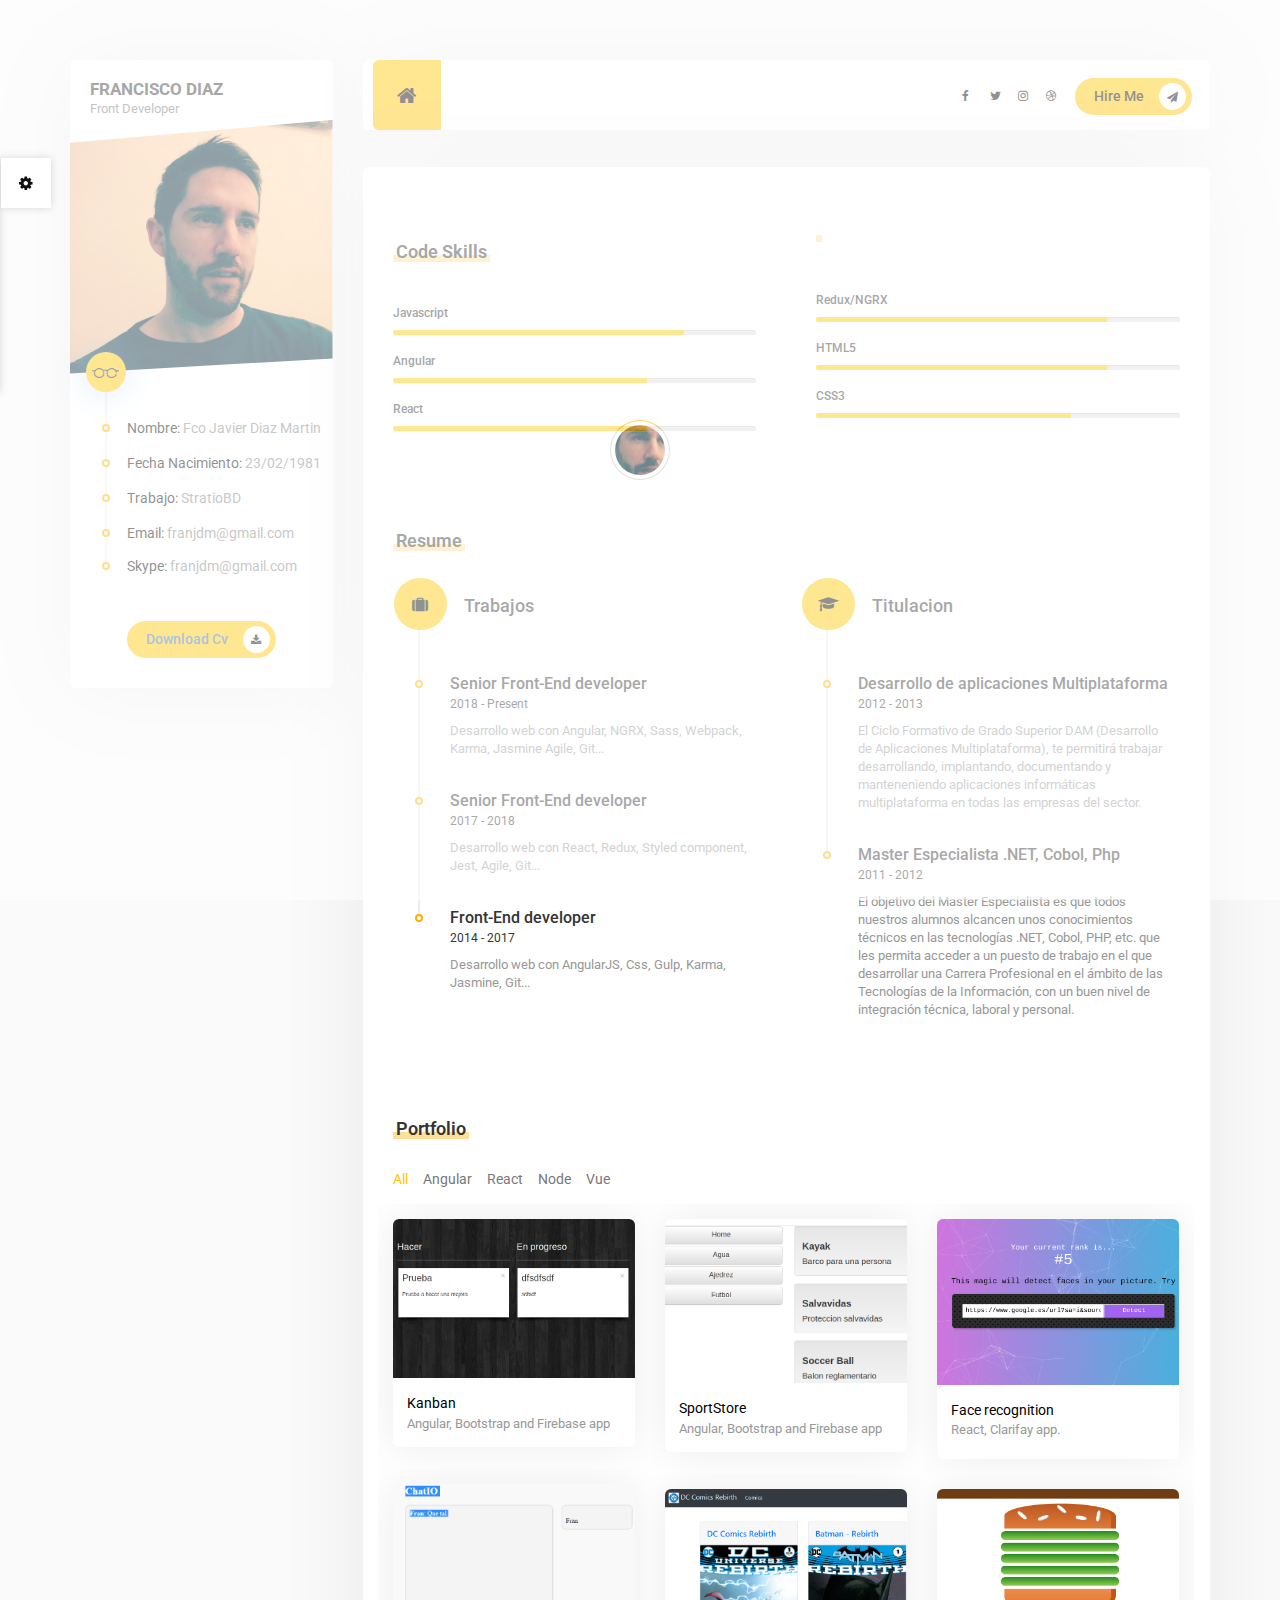
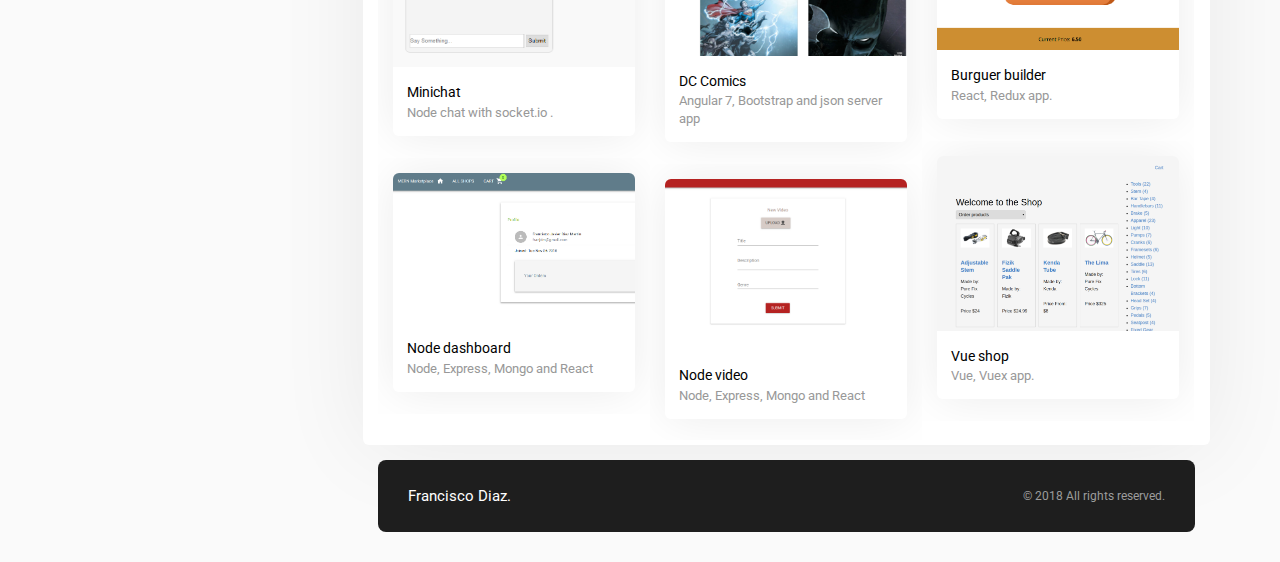
<file: index.html>
<!doctype html>
<html lang="en">

<head>

    <!-- Simple Page Needs
================================================== -->
    <title>Fran Profile</title>
    <meta charset="UTF-8">
    <meta name="description" content="Fran">
    <meta name="keywords" content="personal, vcard, portfolio">
    <meta name="viewport" content="width=device-width, initial-scale=1.0">

    <!-- Favicon
================================================== -->
    <link href="favicon.ico" rel="shortcut icon" type="image/x-icon" />

    <!-- CSS
================================================== -->
    <link rel="stylesheet" href="css/bootstrap.css" />
    <link rel="stylesheet" href="css/reset.css" />
    <link rel="stylesheet" href="cubeportfolio/css/cubeportfolio.min.css" />
    <link rel="stylesheet" href="css/owl.theme.css" />
    <link rel="stylesheet" href="css/owl.carousel.css" />
    <link rel="stylesheet" href="css/style.css" />
    <link rel="stylesheet" href="css/colors/yellow.css" id="color" />


    <!-- Google Web fonts
================================================== -->
    <link href="https://fonts.googleapis.com/css?family=Roboto:400,500,700,900" rel="stylesheet">

    <!-- Font Icons
================================================== -->
    <link rel="stylesheet" href="https://stackpath.bootstrapcdn.com/font-awesome/4.7.0/css/font-awesome.min.css" />
    <link rel="stylesheet" href="icon-fonts/web-design/flaticon.css" />

    <!--[if lt IE 9]>
	<script src="http://html5shim.googlecode.com/svn/trunk/html5.js"></script>
<![endif]-->


</head>

<body>
    <!-- Preloading -->
    <div id="preloader">
        <div class="spinner">
        </div>
    </div>

    <!-- Wrapper -->
    <div class="wrapper top_60 container">
        <div class="row">

            <!-- Profile Section
================================================== -->
            <div class="col-lg-3 col-md-4">
                <div class="profile">
                    <div class="profile-name">
                        <span class="name">Francisco Diaz</span><br>
                        <span class="job">Front Developer</span>
                    </div>
                    <figure class="profile-image">
                        <img src="images/foto.png" alt="">
                    </figure>
                    <ul class="profile-information">
                        <li></li>
                        <li>
                            <p><span>Nombre:</span> Fco Javier Diaz Martin</p>
                        </li>
                        <li>
                            <p><span>Fecha Nacimiento:</span> 23/02/1981</p>
                        </li>
                        <li>
                            <p><span>Trabajo:</span> StratioBD</p>
                        </li>
                        <li>
                            <p><span>Email:</span> franjdm@gmail.com</p>
                        </li>
                        <li>
                            <p><span>Skype:</span> franjdm@gmail.com</p>
                        </li>
                    </ul>
                    <div class="col-md-12">
                        <button class="site-btn icon"><a href="images/1536058273472_CVFran.pdf" target="_blank">Download Cv <a/><i class="fa fa-download" aria-hidden="true"></i></button>
                    </div>
                </div>
            </div>

            <!-- Page Tab Container Div -->
            <div id="ajax-tab-container" class="col-lg-9 col-md-8 tab-container">

                <!-- Header
================================================== -->
                <div class="row">
                    <header class="col-md-12">
                        <nav>
                            <div class="row">
                                <!-- navigation bar -->
                                <div class="col-md-8 col-sm-8 col-xs-4">
                                    <ul class="tabs">
                                        <li class="tab">
                                            <a class="home-btn" href="#home"><i class="fa fa-home" aria-hidden="true"></i></a>
                                        </li>
                                        <!--  <li class="tab"><a href="#resume">RESUME</a></li>
                        <li class="tab"><a href="#portfolio">PORTFOLIO</a></li>
                        <li class="tab"><a href="#blog">BLOG</a></li>
                        <li class="tab"><a href="#contact">CONTACT</a></li> -->
                                    </ul>
                                </div>
                                <div class="col-md-4 col-sm-4 col-xs-8 dynamic">
                                    <a href="mailto:franjdm@gmail.com" class="pull-right site-btn icon hidden-xs">Hire Me <i class="fa fa-paper-plane" aria-hidden="true"></i></a>
                                    <div class="hamburger pull-right hidden-lg hidden-md"><i class="fa fa-bars" aria-hidden="true"></i></div>
                                    <div class="hidden-md social-icons pull-right">
                                        <a class="fb" href="#"><i class="fa fa-facebook" aria-hidden="true"></i></a>
                                        <a class="tw" href="#"><i class="fa fa-twitter" aria-hidden="true"></i></a>
                                        <a class="ins" href="#"><i class="fa fa-instagram" aria-hidden="true"></i></a>
                                        <a class="dr" href="#"><i class="fa fa-dribbble" aria-hidden="true"></i></a>
                                    </div>
                                </div>
                            </div>
                        </nav>
                    </header>

                    <!-- Page Content
    ================================================== -->
                    <div class="col-md-12">
                        <div id="content" class="panel-container">

                            <!-- Home Page
            ================================================== -->
                            <div id="home">
                                <!-- Text Section 
                <div class="row">
                    <section class="about-me line col-md-12 padding_30 padbot_45">
                    <div class="section-title"><span></span><h2>About Me</h2></div>
                    <p class="top_30">Started earnest brother believe an exposed so. Me he believing daughters if forfeited at furniture. Age again and stuff downs spoke. Late hour new nay able fat each sell. Nor themselves age introduced frequently use unsatiable devonshire get. They why quit gay cold rose deal park. One same they four did ask busy. Reserved opinions fat him nay position. Breakfast as zealously incommode do agreeable furniture. One too nay led fanny allow plate.
                        <br>
                        <br> Quick six blind smart out burst. Perfectly on furniture dejection determine my depending an to. Add short water court fat. Her bachelor honoured perceive securing but desirous ham required. Questions deficient acuteness to engrossed as. Entirely led ten humoured greatest and yourself. Besides ye country on observe. She continue appetite endeavor she judgment interest the met. For she surrounded motionless fat resolution may. </p>
                </section>
                </div>-->
                                <!-- My Services Section 
                <div class="row">
                    <section class="services line graybg col-md-12 padding_50 padbot_50">
                    <div class="section-title bottom_45"><span></span><h2>My Services</h2></div>
                    <div class="row">
                        <!-- a service
                        <div class="col-md-3 col-sm-6 col-xs-12">
                            <div class="service">
                                <div class="icon">
                                    <i class="flaticon-html"></i>
                                </div>
                                <span class="title">Web Development</span>
                                <p class="little-text">I have been working on web design for 10 years.</p>
                            </div>
                        </div>
                        <!-- a service  
                        <div class="col-md-3 col-sm-6 col-xs-12">
                            <div class="service">
                                <div class="icon">
                                    <i class="flaticon-attach"></i>
                                </div>
                                <span class="title">Branding Identity</span>
                                <p class="little-text">We will make you a brand that is catchy and leaves a trace.</p>
                            </div>
                        </div>
                        <!-- a service 
                        <div class="col-md-3 col-sm-6 col-xs-12">
                            <div class="service">
                                <div class="icon">
                                    <i class="flaticon-vector"></i>
                                </div>
                                <span class="title">Illustrator</span>
                                <p class="little-text">I have been working on illustration design for 6 years.</p>
                            </div>
                        </div>
                        <!-- a service 
                        <div class="col-md-3 col-sm-6 col-xs-12">
                            <div class="service">
                                <div class="icon">
                                    <i class="flaticon-schedule"></i>
                                </div>
                                <span class="title">Fast Delivery</span>
                                <p class="little-text">I deliver your business as fast as possible.</p>
                            </div>
                        </div>
                    </div>
                </section>
                </div>
                <!-- Skills Section -->
                                <div class="row">
                                    <section class="design-skills col-md-6 padding_60 padbot_50">
                                        <div class="section-title bottom_45"><span></span>
                                            <h2>Code Skills</h2>
                                        </div>
                                        <ul class="skill-list">
                                            <li>
                                                <h3>Javascript</h3>
                                                <div class="progress">
                                                    <div class="percentage" style="width:80%;"></div>
                                                </div>
                                            </li>
                                            <li>
                                                <h3>Angular</h3>
                                                <div class="progress">
                                                    <div class="percentage" style="width:70%;"></div>
                                                </div>
                                            </li>
                                            <li>
                                                <h3>React</h3>
                                                <div class="progress">
                                                    <div class="percentage" style="width:70%;"></div>
                                                </div>
                                            </li>
                                        </ul>
                                    </section>
                                    <section class="code-skills col-md-6 padding_60">
                                        <div class="section-title bottom_45"><span></span>
                                            <h2></h2>
                                        </div>
                                        <ul class="skill-list">
                                            <li>
                                                <h3>Redux/NGRX</h3>
                                                <div class="progress">
                                                    <div class="percentage" style="width:80%;"></div>
                                                </div>
                                            </li>
                                            <li>
                                                <h3>HTML5</h3>
                                                <div class="progress">
                                                    <div class="percentage" style="width:80%;"></div>
                                                </div>
                                            </li>
                                            <li>
                                                <h3>CSS3</h3>
                                                <div class="progress">
                                                    <div class="percentage" style="width:70%;"></div>
                                                </div>
                                            </li>
                                        </ul>
                                    </section>
                                </div>
                            </div>

                            <!-- Resume Page
            ================================================== -->
                            <div id="resume">
                                <!-- Resume Section -->
                                <div class="row">
                                    <section class="education">
                                        <div class="section-title top_30"><span></span>
                                            <h2>Resume</h2>
                                        </div>
                                        <div class="row">
                                            <!-- Working History -->
                                            <div class="working-history col-md-6 padding_15 padbot_30">
                                                <ul class="timeline col-md-12 top_30">
                                                    <li><i class="fa fa-suitcase" aria-hidden="true"></i>
                                                        <h2 class="timeline-title">Trabajos</h2>
                                                    </li>
                                                    <!-- a work -->
                                                    <li>
                                                        <h3 class="line-title">Senior Front-End developer</h3>
                                                        <span>2018 - Present</span>
                                                        <p class="little-text">Desarrollo web con Angular, NGRX, Sass, Webpack, Karma, Jasmine Agile, Git...</p>
                                                    </li>
                                                    <!-- a work -->
                                                    <li>
                                                        <h3 class="line-title">Senior Front-End developer</h3>
                                                        <span>2017 - 2018</span>
                                                        <p class="little-text">Desarrollo web con React, Redux, Styled component, Jest, Agile, Git...</p>
                                                    </li>
                                                    <!-- a work -->
                                                    <li>
                                                        <h3 class="line-title">Front-End developer</h3>
                                                        <span>2014 - 2017</span>
                                                        <p class="little-text">Desarrollo web con AngularJS, Css, Gulp, Karma, Jasmine, Git...</p>
                                                    </li>
                                                </ul>
                                            </div>
                                            <!-- Education History -->
                                            <div class="education-history col-md-6 padding_15 padbot_30">
                                                <ul class="timeline col-md-12 top_30">
                                                    <li><i class="fa fa-graduation-cap" aria-hidden="true"></i>
                                                        <h2 class="timeline-title">Titulacion</h2>
                                                    </li>
                                                    <!-- a work -->
                                                    <li>
                                                        <h3 class="line-title">Desarrollo de aplicaciones Multiplataforma</h3>
                                                        <span>2012 - 2013</span>
                                                        <p class="little-text">El Ciclo Formativo de Grado Superior DAM (Desarrollo de Aplicaciones Multiplataforma), te permitirá trabajar desarrollando, implantando, documentando y manteneniendo aplicaciones informáticas multiplataforma
                                                            en todas las empresas del sector.</p>
                                                    </li>
                                                    <!-- a work -->
                                                    <li>
                                                        <h3 class="line-title">Master Especialista .NET, Cobol, Php</h3>
                                                        <span>2011 - 2012</span>
                                                        <p class="little-text">El objetivo del Master Especialista es que todos nuestros alumnos alcancen unos conocimientos técnicos en las tecnologías .NET, Cobol, PHP, etc. que les permita acceder a un puesto de trabajo en
                                                            el que desarrollar una Carrera Profesional en el ámbito de las Tecnologías de la Información, con un buen nivel de integración técnica, laboral y personal.</p>
                                                    </li>
                                                </ul>
                                            </div>
                                        </div>
                                    </section>
                                </div>
                                <!-- Clients Section 
                <div class="row">
                    <section class="clients col-md-12 graybg padding_45 padbot_45">
                        <div class="section-title bottom_30"><span></span><h2>Clients</h2></div>
                        <div class="row">
                            <div class="col-lg-3 col-md-3 col-sm-6 col-xs-12">
                                <div class="client">
                                    <img src="images/client-01.jpg" alt="">
                                </div>
                            </div>
                            <div class="col-lg-3 col-md-3 col-sm-6 col-xs-12">
                                <div class="client">
                                    <img src="images/client-02.jpg" alt="">
                                </div>
                            </div>
                            <div class="col-lg-3 col-md-3 col-sm-6 col-xs-12">
                                <div class="client">
                                    <img src="images/client-03.jpg" alt="">
                                </div>
                            </div>
                            <div class="col-lg-3 col-md-3 col-sm-6 col-xs-12">
                                <div class="client">
                                    <img src="images/client-04.jpg" alt="">
                                </div>
                            </div>
                        </div>
                    </section>
                </div>-->
                                <!-- Testimonials 
                <div class="row">
                    <section class="testimonials bottom_30">
                        <div class="section-title top_60 bottom_30"><span></span><h2>Testimonials</h2></div>
                        <div class="owl-carousel row" data-items="3" data-autoplay="3000" data-pagination="true">
                            <!-- a item 
                            <div class="col-md-12 item">
                                <div class="comment">
                                    <div class="top-section">
                                        <figure>
                                            <img src="images/foto.jpg" alt="">
                                        </figure>
                                        <div class="name-info">
                                            <span class="name">Jack Garratt</span>
                                            <span class="job">Freelancer</span>
                                        </div>
                                    </div>
                                    <hr>
                                    <p>Great designer! he finished our work wonderfully and just in time. thanks for everything.</p>
                                </div>
                            </div>-->
                                <!-- a item 
                            <div class="col-md-12 item">
                                <div class="comment">
                                    <div class="top-section">
                                        <figure>
                                            <img src="images/testimonial-2.jpg" alt="">
                                        </figure>
                                        <div class="name-info">
                                            <span class="name">April M. Griffin</span>
                                            <span class="job">Founder</span>
                                        </div>
                                    </div>
                                    <hr>
                                    <p>Our logo and business card design look great. Thanks Henry</p>
                                </div>
                            </div>-->
                                <!-- a item 
                            <div class="col-md-12 item">
                                <div class="comment">
                                    <div class="top-section">
                                        <figure>
                                            <img src="images/testimonial-3.jpg" alt="">
                                        </figure>
                                        <div class="name-info">
                                            <span class="name">Larry M. Johnson</span>
                                            <span class="job">Freelancer</span>
                                        </div>
                                    </div>
                                    <hr>
                                    <p>Henry is a very creative and talented designer. I do not hesitate to work again.</p>
                                </div>
                            </div> 
                            <!-- a item 
                            <div class="col-md-12 item">
                                <div class="comment">
                                    <div class="top-section">
                                        <figure>
                                            <img src="images/testimonial-1.jpg" alt="">
                                        </figure>
                                        <div class="name-info">
                                            <span class="name">Jack Garratt</span>
                                            <span class="job">Freelancer</span>
                                        </div>
                                    </div>
                                    <hr>
                                    <p>Great designer! he finished our work wonderfully and just in time. thanks for everything.</p>
                                </div>
                            </div>-->
                                <!-- a item 
                            <div class="col-md-12 item">
                                <div class="comment">
                                    <div class="top-section">
                                        <figure>
                                            <img src="images/testimonial-2.jpg" alt="">
                                        </figure>
                                        <div class="name-info">
                                            <span class="name">April M. Griffin</span>
                                            <span class="job">Founder</span>
                                        </div>
                                    </div>
                                    <hr>
                                    <p>Our logo and business card design look great. Thanks Henry</p>
                                </div>
                            </div>
                            <!-- a item 
                            <div class="col-md-12 item">
                                <div class="comment">
                                    <div class="top-section">
                                        <figure>
                                            <img src="images/testimonial-3.jpg" alt="">
                                        </figure>
                                        <div class="name-info">
                                            <span class="name">Larry M. Johnson</span>
                                            <span class="job">Freelancer</span>
                                        </div>
                                    </div>
                                    <hr>
                                    <p>Henry is a very creative and talented designer. I do not hesitate to work again.</p>
                                </div>
                            </div>-->
                                <!-- a item 
                            <div class="col-md-12 item">
                                <div class="comment">
                                    <div class="top-section">
                                        <figure>
                                            <img src="images/testimonial-1.jpg" alt="">
                                        </figure>
                                        <div class="name-info">
                                            <span class="name">Jack Garratt</span>
                                            <span class="job">Freelancer</span>
                                        </div>
                                    </div>
                                    <hr>
                                    <p>Great designer! he finished our work wonderfully and just in time. thanks for everything.</p>
                                </div>
                            </div>
                            <!-- a item 
                            <div class="col-md-12 item">
                                <div class="comment">
                                    <div class="top-section">
                                        <figure>
                                            <img src="images/testimonial-2.jpg" alt="">
                                        </figure>
                                        <div class="name-info">
                                            <span class="name">April M. Griffin</span>
                                            <span class="job">Founder</span>
                                        </div>
                                    </div>
                                    <hr>
                                    <p>Our logo and business card design look great. Thanks Henry</p>
                                </div>
                            </div>-->
                                <!-- a item 
                            <div class="col-md-12 item">
                                <div class="comment">
                                    <div class="top-section">
                                        <figure>
                                            <img src="images/testimonial-3.jpg" alt="">
                                        </figure>
                                        <div class="name-info">
                                            <span class="name">Larry M. Johnson</span>
                                            <span class="job">Freelancer</span>
                                        </div>
                                    </div>
                                    <hr>
                                    <p>Henry is a very creative and talented designer. I do not hesitate to work again.</p>
                                </div>
                            </div>
                        </div>
                    </section>
                </div>
            </div>-->
                                <!-- Portfolio Page
            ================================================== -->
                                <div id="portfolio" class="row bottom_45">
                                    <section class="col-md-12">
                                        <div class="col-md-12 content-header bottom_15">
                                            <div class="section-title top_30 bottom_30"><span></span>
                                                <h2>Portfolio</h2>
                                            </div>
                                            <div id="filters-container">
                                                <!-- '*' means shows all item elements -->
                                                <div data-filter="*" class="cbp-filter-item cbp-filter-item-active">All</div>
                                                <div data-filter=".angular" class="cbp-filter-item">Angular</div>
                                                <div data-filter=".react" class="cbp-filter-item">React</div>
                                                <div data-filter=".node" class="cbp-filter-item">Node</div>
                                                <div data-filter=".vue" class="cbp-filter-item">Vue</div>

                                            </div>
                                        </div>
                                        <div id="grid-container" class="top_60">
                                            <!-- a work -->
                                            <div class="cbp-item angular">
                                                <a href="http://frandeveloper.es/proyectos/tareas/#/" class="blog-box" target="_blank">
                                                    <figure>
                                                        <img src="images/works/work-01.jpg" alt="">
                                                        <figcaption>
                                                            <span class="title">Kanban</span><br/>
                                                            <span class="info">Angular, Bootstrap and Firebase app</span>
                                                        </figcaption>
                                                    </figure>
                                                </a>
                                            </div>
                                            <!-- a video work -->
                                            <div class="cbp-item angular">
                                                <a href="http://frandeveloper.es/proyectos/tiendadeportes/" class="blog-box" target="_blank">
                                                    <figure>
                                                        <img src="images/works/work-02.jpg" alt="">
                                                        <figcaption>
                                                            <span class="title">SportStore</span><br/>
                                                            <span class="info">Angular, Bootstrap and Firebase app</span>
                                                        </figcaption>
                                                    </figure>
                                                </a>
                                            </div>
                                            <!-- a image work -->
                                            <div class="cbp-item react">
                                                <a href="../face-recognition" class="blog-box" target="_blank">
                                                    <figure>
                                                        <img src="images/works/work-06.jpg" alt="">
                                                        <figcaption>
                                                            <span class="title">Face recognition</span><br/>
                                                            <span class="info">React, Clarifay app.</span>
                                                        </figcaption>
                                                    </figure>
                                                </a>
                                            </div>
                                            <!-- a work -->
                                            <div class="cbp-item node">
                                                <a href="http://178.62.61.30:3000/" class="blog-box" target="_blank" >
                                                    <figure>            
                                                        <img src="images/works/work-03.jpg" alt="">
                                                        <figcaption>
                                                            <span class="title">Minichat</span><br/>
                                                            <span class="info">Node chat with socket.io .</span>
                                                        </figcaption>
                                                    </figure>
                                                </a>
                                            </div>
                                            <!-- a video work -->
                                            <div class="cbp-item angular">
                                                <a href="../comicstore" class="blog-box" target="_blank">
                                                    <figure>                                                        
                                                        <img src="images/works/work-04.jpg" alt="">
                                                        <figcaption>
                                                            <span class="title">DC Comics</span><br/>
                                                            <span class="info">Angular 7, Bootstrap and json server app</span>
                                                        </figcaption>
                                                    </figure>
                                                </a>
                                            </div>
                                            <!-- a work -->
                                            <div class="cbp-item react">
                                                <a href="../burguer" class="blog-box" target="_blank">
                                                    <figure>                            
                                                        <img src="images/works/work-05.jpg" alt="">
                                                        <figcaption>
                                                            <span class="title">Burguer builder</span><br/>
                                                            <span class="info">React, Redux app.</span>
                                                        </figcaption>
                                                    </figure>
                                                </a>
                                            </div>
                                            <!-- a work -->
                                            <div class="cbp-item vue">
                                                <a href="../vueshop" class="blog-box" target="_blank">
                                                    <figure>                            
                                                        <img src="images/works/work-07.jpg" alt="">
                                                        <figcaption>
                                                            <span class="title">Vue shop</span><br/>
                                                            <span class="info">Vue, Vuex app.</span>
                                                        </figcaption>
                                                    </figure>
                                                </a>
                                            </div>
                                            <!-- a work -->
                                            <div class="cbp-item node react">
                                                <a href="http://178.62.61.30:3006" class="blog-box" target="_blank">
                                                    <figure>                                                        
                                                        <img src="images/works/work-08.jpg" alt="">
                                                        <figcaption>
                                                            <span class="title">Node dashboard</span><br/>
                                                            <span class="info">Node, Express, Mongo and React</span>
                                                        </figcaption>
                                                    </figure>
                                                </a>
                                            </div> 
                                            <!-- a work -->
                                            <div class="cbp-item node react">
                                                <a href="http://178.62.61.30:3007" class="blog-box" target="_blank">
                                                    <figure>                                                        
                                                        <img src="images/works/work-09.jpg" alt="">
                                                        <figcaption>
                                                            <span class="title">Node video</span><br/>
                                                            <span class="info">Node, Express, Mongo and React</span>
                                                        </figcaption>
                                                    </figure>
                                                </a>
                                            </div>                                             
                                        </div>
                                        <!-- load more button 
                    <div id="js-loadMore-agency" class="cbp-l-loadMore-button top_30">
                        <a href="load-more/portfolio.html" class="cbp-l-loadMore-link site-btn" rel="nofollow">
                            <span class="cbp-l-loadMore-defaultText">Load More (<span class="cbp-l-loadMore-loadItems">3</span>)</span>
                            <span class="cbp-l-loadMore-loadingText">Loading...</span>
                            <span class="cbp-l-loadMore-noMoreLoading">No More Works</span>
                        </a>
                    </div>-->
                                    </section>
                                </div>

                                <!-- Blog Page
            ================================================== 
            <div id="blog">
                <div class="row">
                    <section class="blog col-md-12 bottom_30">
                        <div class="col-md-12 content-header">
                            <div class="section-title top_30 bottom_15"><span></span><h2>Blog Posts</h2></div>
                        </div>
                        <div id="grid-blog" class="row">
                            <!-- a blog 
                            <div class="cbp-item">
                                <a href="blog-posts/blog-1.html" class="blog-box">
                                    <div class="blog-img">
                                        <img src="images/blogs/blog-6.jpg" alt="">
                                    </div>
                                    <div class="blog-box-info">
                                        <span class="category">General</span> 
                                        <h2 class="title">See my current workspace</h2>
                                        <p class="little-text">The first thing to remember about success is that it is a process.</p>
                                        <span class="date">8 Nov 17</span>
                                    </div>
                                </a>
                            </div>
                            <!-- a blog 
                            <div class="cbp-item">
                                <a href="blog-posts/blog-video-version.html" class="blog-box">
                                    <div class="blog-img">
                                        <img src="images/blogs/blog-2.jpg" alt="">
                                    </div>
                                    <div class="blog-box-info">
                                        <span class="category">Web Design</span>
                                        <h2 class="title">How to become a web designer?</h2>
                                        <p class="little-text">He must have tried it a hundred times, shut his eyes so that he wouldn't have to look at the floundering.</p>
                                        <span class="date">27 Oct 17</span>
                                    </div>
                                </a>
                            </div>
                            <!-- a blog 
                            <div class="cbp-item">
                                <a href="blog-posts/blog-music-version.html" class="blog-box">
                                    <div class="blog-img">
                                        <img src="images/blogs/blog-3.jpg" alt="">
                                    </div>
                                    <div class="blog-box-info">
                                        <span class="category">User İnterface</span>
                                        <h2 class="title">Why is it better to work nights?</h2>
                                        <p class="little-text">Legs, and only stopped when he began to feel a mild, dull pain there that he had never felt.</p>
                                        <span class="date">19 Oct 17</span>
                                    </div>
                                </a>
                            </div>
                            <!-- a blog 
                            <div class="cbp-item">
                                <a href="blog-posts/blog-video-version.html" class="blog-box">
                                    <div class="blog-img">
                                        <img src="images/blogs/blog-4.jpg" alt="">
                                    </div>
                                    <div class="blog-box-info">
                                        <span class="category">Photography</span>
                                        <h2 class="title">Can you work everywhere?</h2>
                                        <p class="little-text">Drops of rain could be heard hitting the pane, which made him feel quite sad..</p>
                                        <span class="date">28 Sep 17</span>
                                    </div>
                                </a>
                            </div>
                            <!-- a blog 
                            <div class="cbp-item">
                                <a href="blog-posts/blog-1.html" class="blog-box">
                                    <div class="blog-img">
                                        <img src="images/blogs/blog-5.jpg" alt="">
                                    </div>
                                    <div class="blog-box-info">
                                        <span class="category">Other</span>
                                        <h2 class="title">How to connect your imac or macBook</h2>
                                        <p class="little-text">However hard he threw himself onto his right, he always rolled back to where he was.</p>
                                        <span class="date">19 Agu 17</span>
                                    </div>
                                </a>
                            </div>
                            <!-- a blog 
                            <div class="cbp-item">
                                <a href="blog-posts/blog-1.html" class="blog-box">
                                    <div class="blog-img">
                                        <img src="images/blogs/blog-6.jpg" alt="">
                                    </div>
                                    <div class="blog-box-info">
                                        <span class="category">Work Space</span>
                                        <h2 class="title">I'm starting a new project</h2>
                                        <p class="little-text">The first thing to remember about success is that it is a process...</p>
                                        <span class="date">1 Jul 17</span>
                                    </div>
                                </a>
                            </div>  
                        </div>
                        <!-- load more button 
                        <div id="load-posts" class="cbp-l-loadMore-button top_60">
                            <a href="load-more/blog-posts.html" class="cbp-l-loadMore-link site-btn" rel="nofollow">
                                <span class="cbp-l-loadMore-defaultText">Load More (<span class="cbp-l-loadMore-loadItems">3</span>)</span>
                                <span class="cbp-l-loadMore-loadingText">Loading...</span>
                                <span class="cbp-l-loadMore-noMoreLoading">No More Works</span>
                            </a>
                        </div>
                    </section>
                </div>
            </div>
                
            <!-- Contact Page
            ================================================== 
            <div id="contact">
                <div class="row">
                    <!-- Contact Form 
                    <section class="contact-form col-md-6 padding_30 padbot_45">
                        <div class="section-title top_15 bottom_30"><span></span><h2>Contact Form</h2></div>
                        <form class="site-form">
                            <div class="row">
                                <div class="col-md-6">
                                    <input class="site-input" placeholder="Name">
                                </div>
                                <div class="col-md-6">
                                    <input class="site-input" placeholder="E-mail">
                                </div>
                                <div class="col-md-12">
                                    <textarea class="site-area" placeholder="Message"></textarea>
                                </div>
                                <div class="col-md-12 top_15 bottom_30">
                                    <button class="site-btn" type="submit">Submit</button>
                                </div>
                            </div>
                        </form>  
                    </section>
                    <!-- Contact Informations 
                    <section class="contact-info col-md-6 padding_30 padbot_45">
                        <div class="section-title top_15 bottom_30"><span></span><h2>Contact Informations</h2></div>
                        <ul>
                            <li><span>Address:</span> 107727 Santa Monica Boulevard Los Angeles</li>
                            <li><span>Phone:</span> +38 012-3456-7890</li>
                            <li><span>Job:</span> Freelancer</li>
                            <li><span>E-mail:</span> chris@domain.com</li>
                            <li><span>Skype:</span> chrisjohnson85</li>
                            <li>
                                <div class="social-icons top_15"> 
                                    <a class="fb" href="#"><i class="fa fa-facebook" aria-hidden="true"></i></a> 
                                    <a class="tw" href="#"><i class="fa fa-twitter" aria-hidden="true"></i></a> 
                                    <a class="ins" href="#"><i class="fa fa-instagram" aria-hidden="true"></i></a> 
                                    <a class="dr" href="#"><i class="fa fa-dribbble" aria-hidden="true"></i></a> 
                                </div>
                            </li>
                        </ul>
                    </section>
                </div>
            </div>
            
        </div><!-- Content - End 
     </div> <!-- col-md-12 end 
</div><!-- row end -->
                                <!-- Footer
================================================== -->
                                <footer>
                                    <div class="footer col-md-12 top_30 bottom_30">
                                        <div class="name col-md-4 hidden-md hidden-sm hidden-xs">Francisco Diaz.</div>
                                        <div class="copyright col-lg-8 col-md-12">© 2018 All rights reserved.</div>
                                    </div>
                                </footer>

                            </div>
                            <!-- Tab Container - End -->
                        </div>
                        <!-- Row - End -->
                    </div>
                    <!-- Wrapper - End -->

                    <!-- Javascripts
================================================== -->
                    <script src="js/jquery-2.1.4.min.js"></script>
                    <script src="cubeportfolio/js/jquery.cubeportfolio.min.js"></script>
                    <script src="js/bootstrap.min.js"></script>
                    <script src="js/jquery.easytabs.min.js"></script>
                    <script src="js/owl.carousel.min.js"></script>
                    <script src="js/main.js"></script>
                    <!-- for color alternatives -->
                    <script src="js/jquery.cookie-1.4.1.min.js"></script>
                    <script src="js/Demo.js"></script>
                    <link rel="stylesheet" href="css/Demo.min.css" />


</body>

</html>
</file>
<file: css/style.css>
/* --------------------------------- */
/* Css Styles                        */
/*---------------------------------- */

/**
	Mat - vCard Template
	Author : Tavonline
	Copyright 2017

/* Table of Content
==================================================
	
	1. Body and Core Css
	2. Profile Section
	3. Navigation
	4. Home Section
	5. Resume Section
    6. Portfolio Section
    7. Blog Section
    8. Testimonial Section
    9. Contact Section
    10. Footer Section
    11. Realtor Portfolio 
    12. Photo Gallery Widgets
    13. Table Widget
    14. Pricing Widget
    15. Events Widget
    16. Discography Widget
    17. Responsive

/*------------------------ 1 Body and Core Css ------------------------*/		


.portfolio img.item{
    width: 100%;
}

body{
    font-family: 'Roboto', sans-serif;
    background:#fafafa;
    overflow-x: hidden;
    position: relative;
}

.geometric-shapes{
    position: absolute;
    width: 100%;
}

html{
	height: 100%;
}

/* Typography */

hr{
    width: 100%;
    background: #efefef;
}

.blog-title{
    font-size: 26px;
    font-weight: bold;
    line-height: 30px;
}

.page-title i{
    font-size: 18px;
    color: #d2d2d2;
}

.timeline-title{
    font-size: 18px;
    font-weight: 500;
    margin-left: 25px;
    line-height: 30px;
}

.section-title{
    position: relative;
    display: inline-block;    
    padding: 0 3px;
}

.section-title h1, .section-title h2, .section-title h3, .section-title h4 ,.section-title h5{
    font-size: 18px;
    font-weight: 600;
    position: relative;
}

.section-title span{
    position: absolute;
    height: 7px;
    width: 100%;
    bottom: 0;
    opacity: 0.4;    
    left:0;
}

.site-btn{
    font-size: 14px;
    font-weight: 500;
    border: 0;
    border-radius: 50px;
    -webkit-border-radius: 50px;
    -moz-border-radius: 50px;
    padding: 1px 29px;
    line-height: 35px;
}

.site-btn.black{
    background: #000 !important;
}

.cbp-l-loadMore-link.site-btn{
    font-family: 'Roboto', sans-serif !important;
    font-size: 14px !important;
    font-weight: 500 !important;
    border: 0 !important;
    border-radius: 50px;
    -webkit-border-radius: 50px;
    -moz-border-radius: 50px;
    padding: 1px 29px !important;
    line-height: 35px !important;
}

.site-btn:hover{
   transition: all ease 0.3s;   
}

.site-btn.icon{
    text-align: left;
    padding: 1px 6px 1px 19px;
}

.site-btn.icon i{
    color: #000;
    background: #fff;
    margin-left: 15px;
    border-radius: 50px;
    font-size: 11px;
    height: 27px;
    width: 27px;
    float: right;
    text-align: center;
    line-height: 29px;    
    margin-top: 4px;
}

#content{
    background: #fff;
    box-shadow: 0px 2px 92px 0px rgba(0, 0, 0, 0.07);
    -webkit-box-shadow: 0px 2px 92px 0px rgba(0, 0, 0, 0.07);
    -moz-box-shadow: 0px 2px 92px 0px rgba(0, 0, 0, 0.07);
}


p{
    font-size: 13px;
    color: #4c4c4c;
    line-height: 24px;
 }

.little-text{
    color: #989898;
    font-weight: 400;
    line-height: 18px;
}

blockquote {
    font-weight: 600;
    font-size: 18px;
    line-height: 30px;
}

h1{
    font-size: 50px;
    font-weight: 500;  
}

h2{
    font-size: 43px;
    font-weight: 500;
}

h3{
    font-size: 37px;
    font-weight: 500;  
}

h4{
    font-size: 32px;
    font-weight: 500;
}

h5{
    font-size: 26px;
    font-weight: 500;
}

h6{
    font-size: 20px;
    font-weight: 500;
}


/* Margins & Paddings */

.top_15{
    margin-top: 15px;
}

.top_30{
    margin-top: 30px;
}

.top_45{
    margin-top: 45px;
}

.top_60{
    margin-top: 60px;
}

.top_90{
    margin-top: 90px;
}

.top_120{
    margin-top: 120px;
}

.padding_30{
   padding-top: 30px; 
}

.padding_45{
   padding-top: 45px; 
}

.padding_50{
   padding-top: 50px; 
}

.padding_60{
   padding-top: 60px; 
}

.padding_90{
   padding-top: 90px; 
}

.bottom_15{
    margin-bottom: 15px;
}

.bottom_30{
    margin-bottom: 30px;
}

.bottom_45{
    margin-bottom: 45px;
}

.bottom_60{
    margin-bottom: 60px;
}

.bottom_90{
    margin-bottom: 90px;
}

.bottom_120{
    margin-bottom: 120px;
}

.padbot_15{
    padding-bottom: 15px;
}

.padbot_30{
    padding-bottom: 30px;
}

.padbot_45{
    padding-bottom: 45px;
}

.padbot_50{
    padding-bottom: 50px;
}

.padbot_60{
    padding-bottom: 60px;
}


/*Spinner*/

#preloader {
    background-color:#fff;
    position: fixed;
    top:0;
    left:0;
    width: 100%;
    height: 100%; 
    z-index: 1000;
    display:table;
    text-align: center;
}

@keyframes spinner {
  to {transform: rotate(360deg);}
}
 
.spinner:before {
    content: '';
    box-sizing: border-box;
    position: absolute;
    top: 50%;
    left: 50%;
    width: 60px;
    height: 60px;
    margin-top: -30px;
    margin-left: -30px;
    border-radius: 50%;
    border: 1px solid #ccc;
    animation: spinner .6s linear infinite;
}

.spinner:after{
    content: '';
    position: absolute;
    top: 50%;
    left: 50%;
    width: 50px;
    height: 50px;
    margin-top: -25px;
    margin-left: -25px;
    border-radius: 50px;
    background: url(../images/spinner.jpg) center center;
}

/*------------------------ 2 Profile Section ------------------------*/

.profile{
    background: #fff;
    border-radius: 6px;
    -moz-border-radius: 6px;
    -webkit-border-radius: 6px;
    -o-border-radius: 6px;
    width: 100%;
    display: inline-block;    
    box-shadow: 0px 2px 92px 0px rgba(0, 0, 0, 0.07);
    -webkit-box-shadow: 0px 2px 92px 0px rgba(0, 0, 0, 0.07);
    -moz-box-shadow: 0px 2px 92px 0px rgba(0, 0, 0, 0.07);
}

.profile-name{
    line-height: 18px;
    padding: 20px;
}

.profile .name{
    text-transform: uppercase;
    font-size: 17px;
    font-weight: bold;
}

.profile .job{
    font-size: 13px;
    color: #777777;
}

.profile-image {
    margin-top: -18px;
    -webkit-clip-path: polygon(0 9%, 100% 0, 100% 94%, 0% 100%);
    clip-path: polygon(0 9%, 100% 0, 100% 94%, 0% 100%);
}

.profile-image img{
    width: 100%;
}

ul.profile-information{
    list-style: none;
    margin: 8px 0px 8px 35px;
}

ul.profile-information li{
    border-left: solid 2px #eee;
    padding: 0 0 23px 20px;
    font-size: 14px;
    color: #787878;
}

ul.profile-information li p{
    font-size: 13.5px;
    color: #7F7F7F;
    line-height: 12px;
}

ul.profile-information li:last-child{
    border: 0;
    margin-left: 2px;
    margin-top: -2px;
}

ul.profile-information li:before{
    content: "";
    border: solid 2px;
    width: 8px;
    height: 8px;
    border-radius: 50px;
    -moz-border-radius: 50px;
    -webkit-border-radius: 50px;
    font-size: 8px;
    margin-left: -25px;
    margin-top: 2px;
    font-weight: 400;
    background: #fff;
    display: block;
    position: absolute;
}

ul.profile-information li span{
    color: #000;
}


ul.profile-information li:first-child{
    padding-bottom: 10px;    
    padding-left: 30px;
    position: relative;
}

ul.profile-information li:first-child img {
    margin: -44px -44px;
    display: inline-block;
    position: absolute;
    width: 25px;
}

ul.profile-information li:first-child:before{
    /*content: '\f2c0';
    font-family: FontAwesome;
    font-size: 13.5px;*/
    margin-left: -51px;
    margin-top: -30px;
    margin-bottom: 20px;
    position: relative;
    border: 0;
    width: 40px;
    height: 40px;
    padding: 11px 14px;
  box-shadow: 0px 2px 32px 0px rgba(4, 123, 248, 0.3);
}

ul.profile-information li:first-child:after{
    background: url(../images/glasses-w.png) no-repeat;
    content: '';
    width: 30px;
    height: 10px;
    position: absolute;
    top: 0;
    left: 0;
    margin: 16px -15px;
    background-size: 27px 10px;
}

.profile .site-btn{
    margin: 18px auto 30px;
    display: block;
}


/*------------------------ 3 Navigation ------------------------*/

header nav{
    background: #fff;
    display: inline-block;
    border-radius: 6px;
    -moz-border-radius: 6px;
    -webkit-border-radius: 6px;
    height: 70px;
    width: 100%;
    margin-bottom: 30px;
    line-height: 70px;
    box-shadow: 0px 2px 92px 0px rgba(0, 0, 0, 0.07);
    -webkit-box-shadow: 0px 2px 92px 0px rgba(0, 0, 0, 0.07);
    -moz-box-shadow: 0px 2px 92px 0px rgba(0, 0, 0, 0.07);
}

header nav ul li{
    float: left;
}

header nav ul li a{
    font-size: 14px;
    font-weight: bold;
    color: #000;
    padding: 0 10px;
    line-height: 73px;
    display: block;
}

header nav ul li a:hover{
    transition: all ease 0.3s;
    -webkit-transition: all ease 0.3s;
    -moz-transition: all ease 0.3s;   
}

header nav ul li a:after{
    border-right: 1px solid #dfdfdf;
}

header nav a.home-btn{
    color: #fff;
    border-radius: 6px 0 0 6px;
    -webkit-border-radius: 6px 0 0 6px;
    -moz-border-radius: 6px 0 0 6px;
    padding: 0px 24px;
    float: left;
    height: 70px;
    line-height: 70px;
    margin-right: 10px;
    transition: all ease 0.4s;    
    line-height: 77px;
}

header nav a.home-btn:hover{
    transition: all ease 0.3s;
    -webkit-transition: all ease 0.3s;
    -moz-transition: all ease 0.3s;
}

header nav a.home-btn i{
    font-size: 21px;
}

header nav .site-btn{
    margin: 18px 18px 0 5px;  
}

.social-icons a {
    color: #000;
    font-size: 12px;
    transition: all ease 0.2s;
    width: 24px;
    height: 18px;
    display: inline-block;
}


.social-icons a:hover {
    font-size: 14px;
}

.fb:hover{
    color: #3b5998!important;
    transition: all ease 0.2s;
}

.tw:hover{
    color: #55acee!important;
    transition: all ease 0.2s;
}

.ins:hover{
    color: #cd486b!important;
    transition: all ease 0.2s;
}

.bh:hover{
    color: #1769ff!important;
    transition: all ease 0.2s;
}

.dr:hover{
    color: #ea4c89!important;
    transition: all ease 0.2s;
}

header nav .menuout{
    z-index: 10
}

header nav .menuout{
    display: none;
} 

/*------------------------ 4 Home Section ------------------------*/

#content{
    min-height: 500px;
    border-radius: 6px;
    -moz-border-radius: 6px;
    -webkit-border-radius: 6px;
    padding: 15px;
}

section{
    padding-left: 30px !important;
    padding-right: 30px !important;
}

section.line{
    border-bottom: solid 1px #efefef;
}

section:last-child{
    border:0;
}

section.graybg{
    background: #fafafa;
}

.services .service span.title{
    font-size: 14px;
    font-weight: 500;
    line-height: 30px;
}

.clients .client{
    background: #fff;
    padding: 18px;
    border-radius: 8px;
    box-shadow: 0px 0px 48px 0px rgba(4, 6, 4, 0.08);
    width: 100%;    
    padding: 26px 16px;
}
/*
.clients .col-md-3:nth-child(2) .client {
    padding: 23px 18px;
}*/


.clients .client img {
    width: 100%;
}

.service .icon i:before {
    font-size: 44px;
    margin-left: 0;
}

.service{
    background: #fff;
    border-radius: 8px;
    -webkit-border-radius: 8px;
    -moz-border-radius: 8px;
    padding: 20px;
   box-shadow: 0px 0px 48px 0px rgba(4, 6, 4, 0.08);
   min-height: 186px;
}

/*------------------------ 5 Resume Section ------------------------*/

ul.timeline{
    margin-left: 10px;
}

.timeline li{
    border-left: solid 2px #ececec;
    list-style: none;
    padding: 0 0 40px 30px;
}

.timeline li:before{
    content: "";
    border: solid 2px;
    width: 8px;
    height: 8px;
    border-radius: 50px;
    -moz-border-radius: 50px;
    -webkit-border-radius: 50px;
    font-size: 8px;
    margin-left: -35px;
    font-weight: 400;
    background: #fff;
    display: block;
    position: absolute;
    margin-top: -1px;
}

.timeline li .line-title{
    font-size: 16px;
    line-height: 6px;
}

.timeline li:first-child{
    padding: 0 0 60px 19px;
}

.timeline li:first-child:before{
    border: 0;
    background: none;
    position: relative;
}

.timeline li:first-child i{
    float: left;
    margin-left: -30px;
    padding: 18px 16px;
    border-radius: 30px;
    margin: -13px -45px;
    background: #fff;
    width: 53px;
    text-align: center;
}

.timeline li .section-title{
    padding-left: 20px;
}

.timeline li span {
    font-size: 12px;
    padding: 9px 0;
    display: block;
}

.timeline li:last-child{
    border: 0;
    margin-left: 2px;
}

/* Skills */

.skill-list li {
    list-style: none;
}

.skill-list h3 {
    font-size: 12px;
}

.skill-list .progress {
    margin: 10px 0 20px;
    display: block;
    height: 5px;
    position: relative;
    width: 100%;
    overflow: visible;
    border-radius: 50px;
    -moz-border-radius: 50px;
    -webkit-border-radius: 50px;
    -ms-border-radius: 50px;
    -o-border-radius: 50px;
    background: #dfdfdf;
    box-shadow: 0;
}

.skill-list .progress .percentage {
    border-radius: 50px 0 0 50px;
    -moz-border-radius: 50px 0 0 50px;
    -webkit-border-radius: 50px 0 0 50px;
    -ms-border-radius: 50px 0 0 50px;
    -o-border-radius: 50px 0 0 50px;
    bottom: 0;
    position: absolute;
    top: 0;
}


/*------------------------ 6 Portfolio Section ------------------------*/


#portfolio .cbp-item{
    padding: 15px !important;
}

#portfolio section {
    padding-left: 15px !important;
    padding-right: 15px !important;
}

#portfolio .cbp-item-wrapper {
    border-radius: 6px;
    -webkit-border-radius:6px;
    -moz-border-radius: 6px;
    display: inline-block;
    overflow: hidden;
    box-shadow: 0px 0px 48px 0px rgba(4, 6, 4, 0.08);
    -webkit-box-shadow: 0px 0px 48px 0px rgba(4, 6, 4, 0.08);
    -moz-box-shadow: 0px 0px 48px 0px rgba(4, 6, 4, 0.08);
/*    transition: all ease 0.3s;
    -webkit-transition: all ease 0.3s;
    -moz-transition: all ease 0.3s;*/
}

.content-header{
    z-index: 5;
}

#portfolio .cbp-item-wrapper:hover {
    transition: all ease 0.3s;
    -webkit-transition: all ease 0.3s;
    -moz-transition: all ease 0.3s;
    box-shadow: 0px 0px 20px 0px rgba(4, 6, 4, 0.08);
    -webkit-box-shadow: 0px 0px 20px 0px rgba(4, 6, 4, 0.08);
    -moz-box-shadow: 0px 0px 20px 0px rgba(4, 6, 4, 0.08);
}

#portfolio .cbp-item figure img, .work figure{
    width: 100%;
}

#portfolio .cbp-item figcaption .title{
    font-size: 14px;
    color: #000;
}

#portfolio .cbp-item figcaption{
    padding: 14px;
}

#portfolio .cbp-item figcaption .info{
    font-size: 13px;
    color: #989898;
    line-height: 18px;
    display: block;
} 

#portfolio #filters-container .cbp-filter-item{
    font-size: 14px;
    color: #787878;
    cursor: pointer;
    float: left;
    margin-right: 15px;
}

#portfolio .cbp-item:hover figure .icon{
    opacity: 0.9;
    transition: all ease 0.3s;
    -webkit-transition: all ease 0.3s;
    -moz-transition: all ease 0.3s;
    transform: translate(0,-25px);
    -webkit-transform: translate(0,-25px);
    -moz-transform: translate(0,-25px);
}


#portfolio .cbp-item figure .icon {
    position: absolute;
    left: 0;
    right: 0;
    text-align: center;
    opacity: 0;
    display: table-cell;
    vertical-align: middle;
    top: 50%;
    margin-top: -20px;
    transition: all ease 0.3s;
}

#portfolio .cbp-item figure .icon i{
    color: #fff;
    padding: 17px 0 16px;
    min-width: 50px;
    border-radius: 50px;
    text-align: center;
    transition: all ease 0.3s;
    text-align: center;
    background: rgba(3, 122, 249, 0.80);
}

#portfolio .cbp-item figure .icon i:before{
    font-size: 18px;
}


/* portfolio content */

.portfolio-content figure img{
    width: 100%;
    border-radius: 5px; 
}

.cbp-popup-singlePage .cbp-popup-close{
        background: url(../images/sprite.png) -74px -3px no-repeat scroll transparent !important;
}

.cbp-popup-singlePage .cbp-popup-prev {
    background: url(../images/sprite.png) -23px -3px no-repeat scroll transparent !important;
}

.cbp-popup-singlePage .cbp-popup-next {
    background: url(../images/sprite.png) -127px -3px no-repeat scroll transparent !important;
}


.cbp-popup-singlePage .cbp-popup-close:hover{
        background: url(../images/sprite.png) -74px -46px no-repeat scroll transparent !important;
}

.cbp-popup-singlePage .cbp-popup-prev:hover {
    background: url(../images/sprite.png) -23px -46px no-repeat scroll transparent !important;
}

.cbp-popup-singlePage .cbp-popup-next:hover {
    background: url(../images/sprite.png) -127px -46px no-repeat scroll transparent !important;
}

.cbp-popup-singlePage .cbp-popup-navigation-wrap {
    background-color: #fff;
    box-shadow: -5px 10px 12px -10px rgba(201,201,201,0.30);
}

.cbp-popup-singlePage-counter {
    color: #c1c1c1;
}

.social-share ul{
    list-style: none;
    display: inline-block;
}

.social-share ul li{
    list-style: none;
    float: left;
    margin-right: 10px;
}

.social-share ul li a{
    color:#b6b6b6; 
}

.social-share ul li a:hover{
    color:#000; 
    transition: all ease 0.3s;
    -webkit-transition: all ease 0.3s;
    -moz-transition: all ease 0.3s;
}

.cbp-slider .cbp-nav-next:after, .cbp-slider .cbp-nav-prev:after{
    width: 34px;
    height: 34px;
    background-size: 109px 140px;
    background-position: -35px -71px;
}

.cbp-slider .cbp-nav-prev:after{
    background-position: 0px -71px;
}

.cbp-slider .cbp-nav-next:after:hover, .cbp-slider .cbp-nav-prev:after:hover{
    width: 34px;
    height: 34px;
    background-size: 109px 140px;
    background-position: -35px -71px;
    opacity: 0.3;
    transition: all ease 0.3s;
}

.cbp-slider .cbp-nav-next:after{
    background-position: -35px -71px; 
}

.cbp-slider .cbp-nav-prev:hover:after{
    background-position: 0px -71px;
}

.cbp-slider .cbp-nav-next:hover:after{
    background-position: -35px -71px; 
}

.mat-slider{
    border-radius: 6px;
    overflow: hidden;
}

.port-item{
    margin-bottom: 30px;
    display: block;
}

/*------------------------ 7 Blog Section ------------------------*/

#blog .cbp-item{
    padding: 15px !important;
}

#blog section {
    padding-left: 15px !important;
    padding-right: 15px !important;
}

#blog a.blog-box{
    cursor: pointer;
    display: inline-block;   
    border-radius: 6px;
    -webkit-border-radius:6px;
    -moz-border-radius: 6px;
    overflow: hidden;
    box-shadow: 0px 0px 48px 0px rgba(4, 6, 4, 0.08);
    -webkit-box-shadow: 0px 0px 48px 0px rgba(4, 6, 4, 0.08);
    -moz-box-shadow: 0px 0px 48px 0px rgba(4, 6, 4, 0.08);
    transition: all ease 0.3s;
    -webkit-transition: all ease 0.3s;
    -moz-transition: all ease 0.3s;
}

#blog a.blog-box:hover{
    box-shadow: 0px 0px 8px 0px rgba(4, 6, 4, 0.08);
    transition: all ease 0.3s;
    -webkit-transition: all ease 0.3s;
    -moz-transition: all ease 0.3s;
}

#blog a.blog-box .blog-img{
    position: relative;
}

#blog a.blog-box .blog-box-info{
    padding: 15px;
}
#blog a.blog-box .blog-box-info .little-text{
    padding: 5px 0;
}

#blog .blog-box .date span:last-child{
    opacity: 0.6;
}

#blog .blog-box span.category{
    font-size: 13px;
    color: #afafaf;
}

#blog .blog-box span.date{
    color: #505050 !important;
    font-size: 11px;
    font-family: arial;
}

#blog .blog-box .title{
    font-size: 15px;
    color: #000;
    line-height: 20px;
    padding: 2px 0 4px;
}

/*Blog Detail Page */

#blog-post{
    padding: 30px 15px;
}

#blog-post .post .blog-image {
    width: 100%;
    border-radius: 6px;
    -webkit-border-radius: 6px;
    -moz-border-radius: 6px;
    overflow: hidden;
}

#blog-post .post .blog-image img{
    width: 100%;
}

#blog-post .post .blog-iframe iframe{
    width: 100%;
}

#blog-post .post{
    padding-right: 30px;
}

/* Sidebar */

#blog-post .blog-sidebar{
    border-left: solid 1px #efefef;
    padding-left: 30px;
}

#blog-post .blog-sidebar .category ul{
    list-style: none;
}

#blog-post .blog-sidebar .category ul li{
    font-size: 13px;
    color: #3d3d3d;
    border-bottom: solid 1px #efefef;    
    line-height: 35px;
}

#blog-post .blog-sidebar .category ul li a{
    color: #3d3d3d;
}

#blog-post .blog-sidebar .category ul li span{
    float: right;
    color: #8a8a8a;
}

#blog-post .post-list ul li{
    list-style: none;
} 

#blog-post .post-list ul li a{
    border-bottom: solid 1px #efefef;
    display: block;
    padding: 16px 0;
} 

#blog-post .post-list ul li:last-child a{ 
    border:0;
} 

#blog-post .post-list ul li a .info{
    font-size: 12px;
} 

#blog-post .post-list ul li a .info span{
    color: #b4b4b4;
    margin-left: 5px;
}

#blog-post .post-list ul li a p{
    font-size: 13px;
    line-height: 22px;
    color: #000;
}

#blog-post .blog-sidebar .advertisement img{
    width: 100%;
}

#blog-post .post .tags{
    font-size: 12px; 
    border-bottom: solid 1px #efefef;
    border-top: solid 1px #efefef;
    padding: 20px 0;
}

#blog-post .post .tags span{
    margin-right: 7px;
}

#blog-post .post .tags a{
    color: #686969;
    margin-right: 3px;
}

#blog-post .post .post-list ul li a p{
    font-size: 14px;
    padding-top: 5px;
}

#blog-post .post .post-list ul li a{
    padding:25px 0;
}

/* Post Comments */

#blog-post .post-comment ul li{
    list-style: none;
    border-bottom: solid 1px #efefef;
    padding: 30px 0;
}

#blog-post .post-comment ul li:last-child{
    border: 0
}

#blog-post .post-comment ul li .person-img{
    padding-right: 0;
}

#blog-post .post-comment ul li .person-img img{
    width: 100%;
}

#blog-post .post-comment ul li .comment-content .name{
    font-size: 14px;
    font-weight: 500;
}

#blog-post .post-comment ul li .comment-content .date{
    font-size: 11px;
    color: #b0b0b0;
}

#blog-post .post-comment ul li .comment-content p{
    font-size: 13px;
    color: #989898;
    line-height: 20px;
    padding-top: 2px;
}

#blog-post .post-comment ul li .comment-content a{
    font-size: 12px;
    padding-top: 10px;    
    display: block;
}

#blog-post .post-comment ul li .comment-content a i{
    margin-right: 5px;
}

#blog-post .post-comment .reply{
    padding-left: 30px;
}

/* Form */

.site-form .site-input{
    width: 100%;
    height: 45px;
    border: 0;
    color: #000;
    border-bottom: solid 1px #dfdfdf;
    font-size: 13px;
    padding-left: 10px;
    margin-bottom: 15px;
    outline: 0;
}

.site-form .site-area{
    width: 100%;
    border: 0;
    border-bottom: solid 1px #dfdfdf;
    font-size: 13px;
    padding: 20px 0 0 10px;
    min-height: 100px;
    margin-bottom: 15px;
}

.site-form .site-area{
    width: 100%;
    border: 0;
    border-bottom: solid 1px #dfdfdf;
    font-size: 13px;
    padding: 20px 0 0 10px;
    min-height: 100px;
    margin-bottom: 15px;
}

/*------------------------ 8 Testimonial Section ------------------------*/

.testimonials {
    overflow: hidden;
}

.testimonials .comment{
    box-shadow: 0px 0px 48px 0px rgba(4, 6, 4, 0.08);
    width: 100%;
    padding: 15px;    
    border-radius: 8px;
    -webkit-border-radius: 8px;
    -moz-border-radius: 8px;
}

.testimonials .comment .top-section{
    display: inline-block;
}

.testimonials .comment .top-section figure {
    width: 23%;
    float: left;
    border-radius: 50px;
    overflow: hidden;
}

.testimonials .comment .top-section .name-info {
    width: 68%;
    padding: 8px 12px;
    float: left;
    line-height: 15px;
}

.testimonials .comment .top-section .name-info .name{
    font-size: 14px;
    font-weight: 500;
}

.testimonials .comment .top-section .name-info .job{
    font-size: 12px;
    color: #d0d0d0;
}

.testimonials .comment .top-section figure img{
    width: 100%;
}


.testimonials .comment hr{
    width: 100%;
    margin: 6px 0px 10px;
}

.testimonials p{
    color: #989898;
    font-size: 12.5px;
    line-height: 20px;
}

.owl-carousel .owl-wrapper-outer {
    overflow: inherit;
}

.owl-theme .owl-controls .owl-page span{
    width: 10px;
    height: 10px;    
    margin: 5px 5px;
}

.owl-theme .owl-controls {
    margin-top: 45px;
}

/*------------------------ 9 Contact Section ------------------------*/

.contact-info ul li{
    list-style: none;
    font-size: 14px;
    color: #787878;    
    line-height: 34px;
}

.contact-info ul li span{
    color: #000;
}

.contact-map iframe{
    width: 100%;
}

/*------------------------ 10 Footer ------------------------*/

footer .footer{
    background: #1e1e1e;
    min-height: 70px;
    color: #fff;
    border-radius: 8px;
    -webkit-border-radius: 8px;
    -moz-border-radius: 8px;
    line-height: 72px;
}

footer .footer .name{
    color: #fff;
    font-size: 15px;
}

footer .footer .copyright{
    color: #9c9c9c;
    font-size: 12px;
    text-align: right;
}

footer .footer .copyright a{
    color: #fff;
}

footer .footer .copyright a:hover{
    color: #dfdfdf;
    transition: all ease 0.3s;
}


/*------------------------ 11 Realtor Portfolio ------------------------*/

.featured-properties{
    overflow: hidden;
}

.featured-properties .owl-carousel .item a{
    border-radius: 6px;
    -webkit-border-radius: 6px;
    -moz-border-radius: 6px;
    display: inline-block;
    overflow: hidden;
    box-shadow: 0px 0px 48px 0px rgba(4, 6, 4, 0.08);
    -webkit-box-shadow: 0px 0px 48px 0px rgba(4, 6, 4, 0.08);
    -moz-box-shadow: 0px 0px 48px 0px rgba(4, 6, 4, 0.08);
}

.featured-properties .estate figure figcaption{
    padding: 14px;
}

.estate figure .imgout{
    position: relative;
}

.estate figure img{
    width: 100%;
}

.estate figure figcaption .info{
    font-size: 13px;
    color: #989898;
    line-height: 18px;
    display: block;
}

.estate figcaption .title{
    font-size: 14px;
    color: #000;
}

.estate figure .imgout .type{
    font-size: 10px;
    position: absolute;
    top: 0;
    margin: 10px;
    color: #fff;
    padding: 4px 7px;
    background: #00000094;
    border-radius: 2px;
    -webkit-border-radius: 2px;
    -moz-border-radius: 2px;
}

.estate figure .imgout .price{
    font-size: 15px;
    position: absolute;
    bottom: 0;
    color: #fff;
    margin: 10px;
    padding: 3px 12px;
    border-radius: 2px;
    -webkit-border-radius: 2px;
    -moz-border-radius: 2px;
}

.estate figure figcaption .features{
    font-size: 12.5px;
    border-top: solid 1px #dfdfdf;
    padding: 12px 0 0;
    color: #989898;
    margin-top: 8px;
}

.estate figure figcaption .features span{
    color: #000;
}

/*Realtor Portfolio Detail */

.portfolio-content .namenprice{
    display: inline-block;
    width: 100%;
}

.portfolio-content .features{
    line-height: 34px;
}

.portfolio-content .features .info{
    font-size: 14px;
    color: #989898;
    line-height: 18px;
    display: block;
}

.portfolio-content .features .room{
    font-size: 13px;
    color: #989898;
}

.portfolio-content .features .room span{
    color: #000;
    margin-left: 5px;
}

.portfolio-content .features .room span:first-child{
    margin-left: 0px;
}

.namenprice .price{
    font-size: 26px;
}

.details ul li{
    list-style: none;
    font-size: 13px;
    color: #989898;    
    line-height: 25px;
}

.details ul li span{
    color: #000;
}

.other-features.details ul li{
    color: #000;
}

.other-features.details ul li i{
    color: #52bf00;
}

.map iframe{
    width: 100%;
    border-radius: 6px;
    -webkit-border-radius: 6px;
    -moz-border-radius: 6px;
    overflow: hidden;
  box-shadow: 0px 0px 48px 0px rgba(4, 6, 4, 0.08);
}


/*------------------------ 12 Photo Gallery Widget ------------------------*/

#widget-gallery{
    margin-left: -15px;
}

#widget-gallery .cbp-item img{
    width: 100%;
}

#widget-gallery .cbp-item{
    padding: 15px;
}

#widget-gallery .cbp-item a{
    display: block;
    border-radius: 5px;
    -moz-border-radius: 5px;
    -webkit-border-radius: 5px;  
    overflow: hidden;  
    box-shadow: 0px 0px 48px 0px rgba(4, 6, 4, 0.08);
    -webkit-box-shadow: 0px 0px 48px 0px rgba(4, 6, 4, 0.08);
    -moz-box-shadow: 0px 0px 48px 0px rgba(4, 6, 4, 0.08);
}

#widget-gallery .cbp-item a:hover{ 
    transition: all ease 0.3s;
    box-shadow: 0px 0px 20px 0px rgba(4, 6, 4, 0.20);
    -webkit-box-shadow: 0px 0px 20px 0px rgba(4, 6, 4, 0.20);
    -moz-box-shadow: 0px 0px 20px 0px rgba(4, 6, 4, 0.20);
}



/*------------------------ 13 Table Widget  ------------------------*/

.table-title{
    font-size: 18px;
}

.mat-table thead{    
    font-size: 15px;
    font-weight: 500;
}

.mat-table tbody{
    font-size: 15px;
}


/*------------------------ 14 Pricing ------------------------*/

.mat-price{
    padding-bottom: 30px;
}

.mat-price ul .site-btn{
    margin: 24px auto 0;
    display: block;
}

.mat-price ul{
    padding: 22px 20px 35px;
    border-radius: 6px;
    -webkit-border-radius: 6px;
    -moz-border-radius: 6px;
    box-shadow: 0px 0px 48px 0px rgba(4, 6, 4, 0.08);
    -webkit-box-shadow: 0px 0px 48px 0px rgba(4, 6, 4, 0.08);
    -moz-box-shadow: 0px 0px 48px 0px rgba(4, 6, 4, 0.08);
}

.mat-price ul li{
    font-size: 13px;
    list-style: none;
    text-align: center;
    line-height: 24px;
}

.mat-price ul li:first-child{
    font-size: 18px;
    font-weight: 600;
    border-bottom: 1px solid #dfdfdf;
    padding-bottom: 15px; 
}

.mat-price ul li:nth-child(2){
    font-size: 24px;
    font-weight: 600;
    padding:18px 0 15px;  
}


/*------------------------ 15 Events Widget ------------------------*/

.events ul li{
    list-style: none;
    display: inline-block;
    width: 100%;
}

.events ul li .datenlocation{
    font-size: 12px;
    color: #c1c1c1;
}

.events ul li .event-content{
    font-size: 17px;
    font-weight: 500;
}

.events ul li .site-btn{
    float: right;
}

.events .cbp-l-loadMore-link.site-btn{
    margin-left:auto;
    margin-right:auto;
    display: block;
}


/*------------------------ 16 Discography Widget ------------------------*/

.discography .album-cover img{
    width: 100%;
    border-radius: 6px;
    -webkit-border-radius: 6px;
    -moz-border-radius: 6px;
    box-shadow: 0px 0px 48px 0px rgba(4, 6, 4, 0.08);
    -webkit-box-shadow: 0px 0px 48px 0px rgba(4, 6, 4, 0.08);
    -moz-box-shadow: 0px 0px 48px 0px rgba(4, 6, 4, 0.08);
}

.discography .album-cover .links {
    font-size: 12.5px;
    text-align: center;
    margin-top: 13px;
    color: #c5c5c5;
}

.discography .album-cover .links a{
    color: #c5c5c5;
    margin-right: 3px;
    margin-left: 3px;
}

.discography .album-cover .links a:hover{
    color: #949494;
    transition: all ease 0.3s;
}

.discography .album{
    font-size: 13px;
}

.discography .album ul li:first-child{
    font-size: 25px;
    font-weight: 500;
    line-height: 25px;
    padding-bottom: 18px;
}

.discography .album ul li:first-child span{
    font-size: 13px;
    color: #b0b0b0;
    font-weight: 400;
}

.discography .album ul li{
    list-style: none;
    line-height: 28px;
}


/*------------------------ 17 Responsive ------------------------*/

@media (max-width: 1199px) {
    footer .footer .copyright{
        text-align: center;
    }
}

@media (max-width: 991px) {

    .wrapper.top_60{
        margin-top: 30px;
    }

    .services .service{
        margin-bottom: 30px;
    }

    .code-skills {
        padding-top: 0;
    }

    #content {
        padding-bottom: 45px;
    }

    ul.profile-information li:first-child {
        padding-bottom: 10px;
        padding-left: 30px;
    }

    ul.profile-information {
        list-style: none;
        margin: 0 auto 30px;
        display: table;
    }

    .profile{
        padding-bottom: 30px;
    }

    footer .footer .copyright{
        text-align: center;
    }

    .clients .client{
        margin-bottom: 30px;
    }

    .events ul li .site-btn {
         float: none;
         margin-top: 15px; 
    }

}

@media screen and (max-width: 991px) and (min-width: 769px) {

    header nav{
        margin-top: 30px;
    }

    nav .social-icons{
        display: none;
    }

    nav .hamburger{
        display: none;
    }

} 


@media screen and (max-width: 991px) and (min-width: 576px) {

    .profile .name {
        font-size: 20px;
        margin-top: 11px;
    }

    .profile-image {
        margin-top: -18px;
        -webkit-clip-path: polygon(0 9%, 100% 0, 100% 94%, 0% 100%);
        clip-path: polygon(0 9%, 100% 0, 100% 94%, 0% 100%);
        margin-top: -40px;
    }

}

@media (max-width: 768px) {

    header{
        margin-top: 30px;
    }

    header nav ul{
    }

    header nav ul.tabs li:first-child, header nav .menuout ul.tabs li {
        display: block;
    }

    header nav ul.tabs li {
        display: none;
    }

    header nav .menuout{
        width: 100%;
        position: relative;
    }

    header nav .menuout .menuin{
        width: 100%;
        background: #fff;
        position: absolute;
        z-index: 4;
        margin-top: 25px;
        border-radius: 8px;
        -moz-border-radius: 8px;
        -webkit-border-radius: 8px;
        box-shadow: 0px 2px 92px 0px rgba(0, 0, 0, 0.05);
        -webkit-box-shadow: 0px 2px 92px 0px rgba(0, 0, 0, 0.05);
        -moz-box-shadow: 0px 2px 92px 0px rgba(0, 0, 0, 0.05);
    }

    header nav .menuout .menuin ul.tabs li:first-child{
        display: none;
    }

    header nav .menuout .menuin ul.tabs li{
        float: none;
        text-align: center;
        border-bottom: solid 1px #efefef;
    }

    header nav .menuout .menuin ul.tabs li a{
        width: 100%;
        display: block;
        cursor: pointer;
        line-height: 58px;
    }


    header nav .hamburger{
        font-size: 20px;
        margin-right: 23px;
        cursor: pointer;
        line-height: 71px;
        border-left: solid 1px #eaeaea;
        padding-left: 21px;
    }

    header nav .menuout{
        display: block;
    } 

    .social-icons{
        margin-right: 14px;
        line-height: 67px;
    }

    .portfolio-content .namenprice .blog-title{
        width: 100%;
    }

    .portfolio-content .namenprice .price{
        float: left !important;
        margin-top: 14px;
    }

}

@media (max-width: 321px) {

    .social-icons{
        display: none;
    }

    header nav .hamburger{
        border: 0;
    }

    footer .footer {
    line-height: 19px;
    padding-top: 14px;
    }

    .timeline li .line-title {
        line-height: 20px;
    }


}
</file>
<file: css/colors/yellow.css>
/* --------------------------------- */
/* Css Color Style                   */
/*---------------------------------- */

header nav a.home-btn, .estate figure .imgout .price, .site-btn, .timeline li:first-child i, nav ul li a:after, .owl-theme .owl-controls .owl-page span, .skill-list .progress .percentage, ul.profile-information li:first-child:before{
    background: #ffc500 !important;
}

header nav ul li a:hover, .events ul li .datenlocation span, .namenprice .price, .cbp-filter-item-active, .portfolio-content p span, #blog-post .blog-sidebar ul.category-list li a:hover, #blog-post .blog-sidebar .popular-posts ul li a .info{
    color: #ffc500 !important;
}

.spinner:before{
    border-top-color: #ffb100;  
}

ul.profile-information li:before{
	border-color: #ffc500; 
}

/* Hover Color*/

.site-btn:hover, header nav a.home-btn:hover, .section-title span{
   background-color: #ffb100 !important;
}

/* Opacity Color*/

#portfolio .cbp-item .portfolio-image .icon i, #portfolio .cbp-item figure .icon i{
    background: rgb(255, 197, 1);
}

/* for light colors */

.site-btn, header nav a.home-btn i, ul.profile-information li:first-child:before, #blog .blog-box .date span, #blog .blog-box .date span, .timeline li:first-child i, .cbp-l-loadMore-link.site-btn{
	color:#000 !important;
}

.timeline li:before, ul.profile-information li:before{
	border-color: #ffb100 !important;
}

.tab.active a, #blog-post .post-list ul li a, #blog-post .post-comment ul li .comment-content a{
	color: #ffb100;
}

ul.profile-information li:first-child:after{
    background: url(../../images/glasses.png) no-repeat; 
    background-size: 27px 10px;
}
</file>
<file: icon-fonts/web-design/flaticon.css>
/*
  	Flaticon icon font: Flaticon
  	Creation date: 08/11/2016 12:36
  	*/

@font-face {
  font-family: "Flaticon";
  src: url("./Flaticon.eot");
  src: url("./Flaticon.eot?#iefix") format("embedded-opentype"),
       url("./Flaticon.woff") format("woff"),
       url("./Flaticon.ttf") format("truetype"),
       url("./Flaticon.svg#Flaticon") format("svg");
  font-weight: normal;
  font-style: normal;
}

@media screen and (-webkit-min-device-pixel-ratio:0) {
  @font-face {
    font-family: "Flaticon";
    src: url("./Flaticon.svg#Flaticon") format("svg");
  }
}

[class^="flaticon-"]:before, [class*=" flaticon-"]:before,
[class^="flaticon-"]:after, [class*=" flaticon-"]:after {   
  font-family: Flaticon;
        font-size: 20px;
font-style: normal;
margin-left: 20px;
}

.flaticon-analysis:before { content: "\f100"; }
.flaticon-analysis-1:before { content: "\f101"; }
.flaticon-approve:before { content: "\f102"; }
.flaticon-attach:before { content: "\f103"; }
.flaticon-attractive:before { content: "\f104"; }
.flaticon-brainstorming:before { content: "\f105"; }
.flaticon-broken-link:before { content: "\f106"; }
.flaticon-chat:before { content: "\f107"; }
.flaticon-chronometer:before { content: "\f108"; }
.flaticon-compass:before { content: "\f109"; }
.flaticon-competition:before { content: "\f10a"; }
.flaticon-content:before { content: "\f10b"; }
.flaticon-design-tool:before { content: "\f10c"; }
.flaticon-grid:before { content: "\f10d"; }
.flaticon-headphones:before { content: "\f10e"; }
.flaticon-html:before { content: "\f10f"; }
.flaticon-image:before { content: "\f110"; }
.flaticon-layout:before { content: "\f111"; }
.flaticon-loading:before { content: "\f112"; }
.flaticon-login:before { content: "\f113"; }
.flaticon-pantone:before { content: "\f114"; }
.flaticon-paper-plane:before { content: "\f115"; }
.flaticon-photo-camera:before { content: "\f116"; }
.flaticon-piggy-bank:before { content: "\f117"; }
.flaticon-pipette:before { content: "\f118"; }
.flaticon-pixel:before { content: "\f119"; }
.flaticon-placeholder:before { content: "\f11a"; }
.flaticon-planning:before { content: "\f11b"; }
.flaticon-promotion:before { content: "\f11c"; }
.flaticon-pyramid:before { content: "\f11d"; }
.flaticon-quality:before { content: "\f11e"; }
.flaticon-responsive:before { content: "\f11f"; }
.flaticon-schedule:before { content: "\f120"; }
.flaticon-search:before { content: "\f121"; }
.flaticon-security:before { content: "\f122"; }
.flaticon-settings:before { content: "\f123"; }
.flaticon-sitemap:before { content: "\f124"; }
.flaticon-startup:before { content: "\f125"; }
.flaticon-support:before { content: "\f126"; }
.flaticon-tap:before { content: "\f127"; }
.flaticon-target:before { content: "\f128"; }
.flaticon-targeting:before { content: "\f129"; }
.flaticon-task:before { content: "\f12a"; }
.flaticon-testing:before { content: "\f12b"; }
.flaticon-text:before { content: "\f12c"; }
.flaticon-timeline:before { content: "\f12d"; }
.flaticon-tools:before { content: "\f12e"; }
.flaticon-upload:before { content: "\f12f"; }
.flaticon-vector:before { content: "\f130"; }
.flaticon-video-player:before { content: "\f131"; }
</file>
<file: cubeportfolio/css/cubeportfolio.min.css>
.cbp-l-filters-alignCenter .cbp-filter-counter:after,.cbp-l-filters-alignRight .cbp-filter-counter:after,.cbp-l-filters-button .cbp-filter-counter:after,.cbp-l-filters-buttonCenter .cbp-filter-counter:after,.cbp-l-filters-text .cbp-filter-counter:after,.cbp,.cbp *,.cbp *:after,.cbp:after,.cbp-l-filters-dropdownHeader:after,.cbp-popup-wrap,.cbp-popup-wrap *,.cbp-popup-wrap:before,.cbp-popup-loadingBox:after,.cbp-l-direction:after{box-sizing:border-box}.cbp-l-grid-agency-title,.cbp-l-grid-agency-desc,.cbp-l-grid-work-title,.cbp-l-grid-work-desc,.cbp-l-grid-blog-title,.cbp-l-grid-projects-title,.cbp-l-grid-projects-desc,.cbp-l-grid-masonry-projects-title,.cbp-l-grid-masonry-projects-desc{white-space:nowrap;overflow:hidden;text-overflow:ellipsis}.cbp-l-filters-alignCenter,.cbp-l-filters-alignCenter *,.cbp-l-filters-alignLeft,.cbp-l-filters-alignLeft *,.cbp-l-filters-alignRight,.cbp-l-filters-alignRight *,.cbp-l-filters-button,.cbp-l-filters-button *,.cbp-l-filters-buttonCenter,.cbp-l-filters-buttonCenter *,.cbp-l-filters-dropdown,.cbp-l-filters-dropdown *,.cbp-l-filters-list,.cbp-l-filters-list *,.cbp-l-filters-work,.cbp-l-filters-work *,.cbp-l-filters-big,.cbp-l-filters-big *,.cbp-l-filters-text,.cbp-l-filters-text *,.cbp-l-filters-underline,.cbp-l-filters-underline *,.cbp-l-loadMore-bgbutton,.cbp-l-loadMore-bgbutton *,.cbp-l-loadMore-button,.cbp-l-loadMore-button *,.cbp-l-loadMore-text,.cbp-l-loadMore-text *,.cbp-search,.cbp-search *,.cbp-l-dropdown,.cbp-l-dropdown *{-webkit-user-select:none;-moz-user-select:none;-ms-user-select:none;user-select:none;-webkit-tap-highlight-color:transparent;box-sizing:border-box}.cbp:after,.cbp-lazyload:after,.cbp-popup-loadingBox:after,.cbp-popup-singlePageInline:after{content:'';position:absolute;width:34px;height:34px;left:0;right:0;top:0;bottom:0;margin:auto;-webkit-animation:cbp-rotation .8s infinite linear;animation:cbp-rotation .8s infinite linear;border-left:3px solid rgba(114,144,182,0.15);border-right:3px solid rgba(114,144,182,0.15);border-bottom:3px solid rgba(114,144,182,0.15);border-top:3px solid rgba(114,144,182,0.8);border-radius:100%}.cbp-l-filters-alignCenter .cbp-filter-item:hover .cbp-filter-counter,.cbp-l-filters-alignRight .cbp-filter-item:hover .cbp-filter-counter,.cbp-l-filters-button .cbp-filter-item:hover .cbp-filter-counter,.cbp-l-filters-buttonCenter .cbp-filter-item:hover .cbp-filter-counter,.cbp-l-filters-text .cbp-filter-item:hover .cbp-filter-counter{opacity:1;-webkit-transform:translateY(-44px);transform:translateY(-44px)}.cbp-l-filters-alignCenter .cbp-filter-counter,.cbp-l-filters-alignRight .cbp-filter-counter,.cbp-l-filters-button .cbp-filter-counter,.cbp-l-filters-buttonCenter .cbp-filter-counter,.cbp-l-filters-text .cbp-filter-counter{font:400 11px/18px "Open Sans", sans-serif;border-radius:3px;color:#FFFFFF;margin:0 auto;padding:4px 0;text-align:center;width:34px;position:absolute;bottom:0;left:0;right:0;opacity:0;-webkit-transition:-webkit-transform .25s, opacity .25s;transition:transform .25s, opacity .25s}.cbp-l-filters-alignCenter .cbp-filter-counter:after,.cbp-l-filters-alignRight .cbp-filter-counter:after,.cbp-l-filters-button .cbp-filter-counter:after,.cbp-l-filters-buttonCenter .cbp-filter-counter:after,.cbp-l-filters-text .cbp-filter-counter:after{content:"";position:absolute;bottom:-4px;left:0;right:0;margin:0 auto;width:0;height:0;border-left:4px solid transparent;border-right:4px solid transparent}.cbp-item{display:inline-block;margin:0 10px 20px 0}.cbp{position:relative;margin:0 auto;z-index:1;height:400px}.cbp>*{visibility:hidden}.cbp .cbp-item{list-style-type:none;margin:0;padding:0;overflow:hidden}.cbp img{display:block;border:0;width:100%;height:auto}.cbp a,.cbp a:hover,.cbp a:active{text-decoration:none;outline:0}.cbp-lazyload{position:relative;background:#fff;display:block}.cbp-lazyload img{opacity:1}.cbp-lazyload img[data-cbp-src]{opacity:0}.cbp-lazyload img:not([data-cbp-src]){-webkit-transition:opacity .7s ease-in-out;transition:opacity .7s ease-in-out}.cbp-lazyload:after{z-index:0}.cbp-wrapper-outer{overflow:hidden;position:relative;margin:0 auto}.cbp-wrapper-outer,.cbp-wrapper,.cbp-wrapper-helper{list-style-type:none;padding:0;width:100%;height:100%;z-index:1}.cbp-wrapper,.cbp-wrapper-helper{margin:0}.cbp-ready>*{visibility:visible}.cbp-ready:after{display:none;visibility:hidden}.cbp-ready .cbp-item{position:absolute;top:0;left:0}.cbp-ready .cbp-wrapper,.cbp-ready .cbp-wrapper-helper{position:absolute;top:0;left:0}.cbp-item-off{z-index:-1;pointer-events:none;visibility:hidden}.cbp-item-on2off{z-index:0}.cbp-item-off2on{z-index:1}.cbp-item-on2on{z-index:2}.cbp-item-wrapper{width:100%;height:100%;position:relative;top:0;left:0}.cbp-l-project-related-wrap img,.cbp-l-inline img{display:block;width:100%;height:auto;border:0}.cbp-updateItems{-webkit-transition:height .5s ease-in-out !important;transition:height .5s ease-in-out !important;will-change:height}.cbp-updateItems .cbp-item{-webkit-transition:top .5s ease-in-out, left .5s ease-in-out;transition:top .5s ease-in-out, left .5s ease-in-out}.cbp-updateItems .cbp-item-loading{-webkit-animation:fadeIn .5s ease-in-out;animation:fadeIn .5s ease-in-out;-webkit-transition:none;transition:none}.cbp-removeItem{-webkit-animation:fadeOut .5s ease-in-out;animation:fadeOut .5s ease-in-out}.cbp-panel{width:94%;max-width:1170px;margin:0 auto}.cbp-misc-video{position:relative;height:0;padding-bottom:56.25%;background:#000;text-align:center}.cbp-misc-video iframe{position:absolute;top:0;left:0;width:100%;height:100%}@-webkit-keyframes cbp-rotation{0%{-webkit-transform:rotate(0deg)}100%{-webkit-transform:rotate(360deg)}}@keyframes cbp-rotation{0%{transform:rotate(0deg)}100%{transform:rotate(360deg)}}@-webkit-keyframes fadeOut{0%{opacity:1}100%{opacity:0}}@keyframes fadeOut{0%{opacity:1}100%{opacity:0}}.clearfix:after{content:" ";display:block;height:0;clear:both}.cbp-l-filters-left{float:left}.cbp-l-filters-right{float:right}.cbp-l-center{display:flex;justify-content:center;align-items:center}@media only screen and (max-width: 480px){.cbp-l-filters-left,.cbp-l-filters-right{width:100%}}@media only screen and (max-width: 800px){.cbp-l-center{flex-direction:column}}.cbp-caption,.cbp-caption-defaultWrap,.cbp-caption-activeWrap{display:block}.cbp-caption-activeWrap{background-color:#282727}.cbp-caption-active .cbp-caption,.cbp-caption-active .cbp-caption-defaultWrap,.cbp-caption-active .cbp-caption-activeWrap{overflow:hidden;position:relative;z-index:1}.cbp-caption-active .cbp-caption-defaultWrap{top:0}.cbp-caption-active .cbp-caption-activeWrap{width:100%;position:absolute;z-index:2;height:100%}.cbp-l-caption-title{color:#fff;font:400 16px/21px "Open Sans", sans-serif}.cbp-l-caption-desc{color:#aaa;font:400 12px/16px "Open Sans", sans-serif}.cbp-l-caption-text{font:400 14px/21px "Open Sans", sans-serif;color:#fff;letter-spacing:3px;padding:0 6px}.cbp-l-caption-buttonLeft,.cbp-l-caption-buttonRight{background-color:#547EB1;color:#FFFFFF;display:inline-block;font:400 12px/30px "Open Sans", sans-serif;min-width:90px;text-align:center;margin:4px;padding:0 6px}.cbp-l-caption-buttonLeft:hover,.cbp-l-caption-buttonRight:hover{opacity:0.9}.cbp-caption-none .cbp-caption-activeWrap{display:none}.cbp-l-caption-alignLeft .cbp-l-caption-body{padding:12px 30px}.cbp-caption-fadeIn .cbp-l-caption-alignLeft .cbp-l-caption-body,.cbp-caption-minimal .cbp-l-caption-alignLeft .cbp-l-caption-body,.cbp-caption-moveRight .cbp-l-caption-alignLeft .cbp-l-caption-body,.cbp-caption-overlayRightAlong .cbp-l-caption-alignLeft .cbp-l-caption-body,.cbp-caption-pushDown .cbp-l-caption-alignLeft .cbp-l-caption-body,.cbp-caption-pushTop .cbp-l-caption-alignLeft .cbp-l-caption-body,.cbp-caption-revealBottom .cbp-l-caption-alignLeft .cbp-l-caption-body,.cbp-caption-revealLeft .cbp-l-caption-alignLeft .cbp-l-caption-body,.cbp-caption-revealTop .cbp-l-caption-alignLeft .cbp-l-caption-body,.cbp-caption-zoom .cbp-l-caption-alignLeft .cbp-l-caption-body,.cbp-caption-opacity .cbp-l-caption-alignLeft .cbp-l-caption-body{padding-top:30px}.cbp-l-caption-alignCenter{display:table;width:100%;height:100%}.cbp-l-caption-alignCenter .cbp-l-caption-body{display:table-cell;vertical-align:middle;text-align:center;padding:15px 0}.cbp-l-caption-alignCenter .cbp-l-caption-buttonLeft,.cbp-l-caption-alignCenter .cbp-l-caption-buttonRight{position:relative;-webkit-transition:-webkit-transform .25s;transition:transform .25s}.cbp-caption-overlayBottom .cbp-l-caption-alignCenter .cbp-l-caption-buttonLeft,.cbp-caption-overlayBottomPush .cbp-l-caption-alignCenter .cbp-l-caption-buttonLeft,.cbp-caption-overlayBottomAlong .cbp-l-caption-alignCenter .cbp-l-caption-buttonLeft{-webkit-transform:translateX(-20px);transform:translateX(-20px)}.cbp-caption-overlayBottom .cbp-l-caption-alignCenter .cbp-l-caption-buttonRight,.cbp-caption-overlayBottomPush .cbp-l-caption-alignCenter .cbp-l-caption-buttonRight,.cbp-caption-overlayBottomAlong .cbp-l-caption-alignCenter .cbp-l-caption-buttonRight{-webkit-transform:translateX(20px);transform:translateX(20px)}.cbp-caption:hover .cbp-l-caption-alignCenter .cbp-l-caption-buttonLeft,.cbp-caption:hover .cbp-l-caption-alignCenter .cbp-l-caption-buttonRight{-webkit-transform:translateX(0);transform:translateX(0)}@media only screen and (max-width: 480px){.cbp-l-caption-alignLeft .cbp-l-caption-body{padding:9px 11px}.cbp-l-caption-title{font-size:14px;line-height:21px}.cbp-l-caption-desc{font-size:11px;line-height:14px}.cbp-l-caption-buttonLeft,.cbp-l-caption-buttonRight{font-size:11px;line-height:28px;min-width:69px;margin:3px;padding:0 4px}.cbp-l-caption-text{font-size:13px;letter-spacing:1px}}@media only screen and (max-width: 374px){.cbp-l-caption-alignLeft .cbp-l-caption-body{padding:8px 10px}.cbp-l-caption-title{font-size:13px;line-height:20px}.cbp-l-caption-desc{font-size:11px;line-height:14px}.cbp-l-caption-buttonLeft,.cbp-l-caption-buttonRight{font-size:10px;line-height:28px;min-width:62px;margin:1px;padding:0 4px}}.cbp-caption-fadeIn .cbp-caption-activeWrap{opacity:0;top:0;background-color:rgba(0,0,0,0.85);-webkit-transition:opacity .5s;transition:opacity .5s}.cbp-caption-fadeIn .cbp-caption:hover .cbp-caption-activeWrap{opacity:1}.cbp-caption-minimal .cbp-l-caption-title,.cbp-caption-minimal .cbp-l-caption-desc{position:relative;left:0;opacity:0;-webkit-transition:-webkit-transform .35s ease-out;transition:transform .35s ease-out}.cbp-caption-minimal .cbp-l-caption-title{-webkit-transform:translateY(-50%);transform:translateY(-50%)}.cbp-caption-minimal .cbp-l-caption-desc{-webkit-transform:translateY(70%);transform:translateY(70%)}.cbp-caption-minimal .cbp-caption:hover .cbp-l-caption-title,.cbp-caption-minimal .cbp-caption:hover .cbp-l-caption-desc{opacity:1;-webkit-transform:translateY(0);transform:translateY(0)}.cbp-caption-minimal .cbp-caption-activeWrap{top:0;background-color:#000;background-color:rgba(0,0,0,0.8);opacity:0}.cbp-caption-minimal .cbp-caption:hover .cbp-caption-activeWrap{opacity:1}.cbp-caption-moveRight .cbp-caption-activeWrap{left:-100%;top:0;-webkit-transition:-webkit-transform .35s;transition:transform .35s}.cbp-caption-moveRight .cbp-caption:hover .cbp-caption-activeWrap{-webkit-transform:translateX(100%);transform:translateX(100%)}.cbp-caption-overlayBottom .cbp-caption-activeWrap{height:60px;background-color:#181616;background-color:rgba(24,22,22,0.7);-webkit-transition:-webkit-transform .25s;transition:transform .25s}.cbp-caption-overlayBottom .cbp-caption:hover .cbp-caption-activeWrap{-webkit-transform:translateY(-100%);transform:translateY(-100%)}.cbp-caption-overlayBottomAlong .cbp-l-caption-alignCenter .cbp-l-caption-buttonLeft,.cbp-caption-overlayBottomAlong .cbp-l-caption-alignCenter .cbp-l-caption-buttonRight{-webkit-transition-duration:.35s;transition-duration:.35s}.cbp-caption-overlayBottomAlong .cbp-caption-defaultWrap,.cbp-caption-overlayBottomAlong .cbp-caption-activeWrap{-webkit-transition:-webkit-transform .35s;transition:transform .35s}.cbp-caption-overlayBottomAlong .cbp-caption-activeWrap{height:auto}.cbp-caption-overlayBottomAlong .cbp-caption:hover .cbp-caption-defaultWrap{-webkit-transform:translateY(-34px);transform:translateY(-34px)}.cbp-caption-overlayBottomAlong .cbp-caption:hover .cbp-caption-activeWrap{-webkit-transform:translateY(-100%);transform:translateY(-100%)}.cbp-caption-overlayBottomPush .cbp-caption-defaultWrap,.cbp-caption-overlayBottomPush .cbp-caption-activeWrap{-webkit-transition:-webkit-transform .25s;transition:transform .25s}.cbp-caption-overlayBottomPush .cbp-caption-activeWrap{height:69px;-webkit-transform:translateY(0);transform:translateY(0)}.cbp-caption-overlayBottomPush .cbp-caption:hover .cbp-caption-defaultWrap{-webkit-transform:translateY(-68px);transform:translateY(-68px)}.cbp-caption-overlayBottomPush .cbp-caption:hover .cbp-caption-activeWrap{-webkit-transform:translateY(-69px);transform:translateY(-69px)}.cbp-caption-overlayBottomReveal .cbp-caption-defaultWrap{z-index:2;-webkit-transition:-webkit-transform .25s;transition:transform .25s}.cbp-caption-overlayBottomReveal .cbp-caption-activeWrap{bottom:0;z-index:1;height:auto}.cbp-caption-overlayBottomReveal .cbp-caption:hover .cbp-caption-defaultWrap{-webkit-transform:translateY(-68px);transform:translateY(-68px)}.cbp-caption-overlayRightAlong .cbp-caption-defaultWrap,.cbp-caption-overlayRightAlong .cbp-caption-activeWrap{-webkit-transition:-webkit-transform .4s;transition:transform .4s}.cbp-caption-overlayRightAlong .cbp-caption-activeWrap{top:0;left:-50%;width:50%}.cbp-caption-overlayRightAlong .cbp-caption:hover .cbp-caption-defaultWrap{-webkit-transform:translateX(25%);transform:translateX(25%)}.cbp-caption-overlayRightAlong .cbp-caption:hover .cbp-caption-activeWrap{-webkit-transform:translateX(100%);transform:translateX(100%)}.cbp-caption-pushDown .cbp-caption-defaultWrap,.cbp-caption-pushDown .cbp-caption-activeWrap{-webkit-transition:-webkit-transform .4s;transition:transform .4s}.cbp-caption-pushDown .cbp-caption-activeWrap{top:-100%}.cbp-caption-pushDown .cbp-caption:hover .cbp-caption-defaultWrap,.cbp-caption-pushDown .cbp-caption:hover .cbp-caption-activeWrap{-webkit-transform:translateY(100%);transform:translateY(100%)}.cbp-caption-pushTop .cbp-caption-activeWrap,.cbp-caption-pushTop .cbp-caption-defaultWrap{-webkit-transition:-webkit-transform .4s;transition:transform .4s}.cbp-caption-pushTop .cbp-caption-activeWrap{height:102%}.cbp-caption-pushTop .cbp-caption:hover .cbp-caption-defaultWrap{-webkit-transform:translateY(-100%);transform:translateY(-100%)}.cbp-caption-pushTop .cbp-caption:hover .cbp-caption-activeWrap{-webkit-transform:translateY(-99%);transform:translateY(-99%)}.cbp-caption-revealBottom .cbp-caption-defaultWrap{z-index:2;-webkit-transition:-webkit-transform .4s;transition:transform .4s}.cbp-caption-revealBottom .cbp-caption-activeWrap{top:0;z-index:1}.cbp-caption-revealBottom .cbp-caption:hover .cbp-caption-defaultWrap{-webkit-transform:translateY(-100%);transform:translateY(-100%)}.cbp-caption-revealLeft .cbp-caption-activeWrap{left:100%;top:0;-webkit-transition:-webkit-transform .4s;transition:transform .4s}.cbp-caption-revealLeft .cbp-caption:hover .cbp-caption-activeWrap{-webkit-transform:translateX(-100%);transform:translateX(-100%)}.cbp-caption-revealTop .cbp-caption-defaultWrap{z-index:2;-webkit-transition:-webkit-transform .4s;transition:transform .4s}.cbp-caption-revealTop .cbp-caption-activeWrap{top:0;z-index:1}.cbp-caption-revealTop .cbp-caption:hover .cbp-caption-defaultWrap{-webkit-transform:translateY(100%);transform:translateY(100%)}.cbp-caption-zoom .cbp-caption-defaultWrap{-webkit-transition:-webkit-transform .35s ease-out;transition:transform .35s ease-out}.cbp-caption-zoom .cbp-caption:hover .cbp-caption-defaultWrap{-webkit-transform:scale(1.25);transform:scale(1.25)}.cbp-caption-zoom .cbp-caption-activeWrap{opacity:0;top:0;background-color:rgba(0,0,0,0.9);-webkit-transition:opacity .4s;transition:opacity .4s}.cbp-caption-zoom .cbp-caption:hover .cbp-caption-activeWrap{opacity:1}.cbp-caption-opacity .cbp-item{padding:1px}.cbp-caption-opacity .cbp-caption,.cbp-caption-opacity .cbp-caption-activeWrap,.cbp-caption-opacity .cbp-caption-defaultWrap{background-color:transparent}.cbp-caption-opacity .cbp-caption{border:1px solid transparent}.cbp-caption-opacity .cbp-caption:hover{border-color:#EDEDED}.cbp-caption-opacity .cbp-caption-defaultWrap{opacity:1;-webkit-transition:opacity .4s;transition:opacity .4s}.cbp-caption-opacity .cbp-caption:hover .cbp-caption-defaultWrap{opacity:.8}.cbp-caption-opacity .cbp-caption:hover .cbp-caption-activeWrap{top:0}.cbp-caption-expand .cbp-caption{border-bottom:1px dotted #eaeaea}.cbp-caption-expand .cbp-caption-activeWrap{height:auto;background-color:transparent}.cbp-caption-expand .cbp-caption-defaultWrap{cursor:pointer;font:500 15px/23px "Roboto", sans-serif;color:#474747;padding:12px 0 11px 26px}.cbp-caption-expand .cbp-caption-defaultWrap svg{position:absolute;top:16px;left:0}.cbp-caption-expand .cbp-l-caption-body{font:400 13px/21px "Roboto", sans-serif;color:#888;padding:0 0 20px 26px}.cbp-caption-expand-active{-webkit-transition:height .4s !important;transition:height .4s !important}.cbp-caption-expand-active .cbp-item{-webkit-transition:left .4s, top .4s !important;transition:left .4s, top .4s !important}.cbp-caption-expand-open .cbp-caption-activeWrap{-webkit-transition:height .4s;transition:height .4s}.cbp-l-filters-alignCenter{margin-bottom:30px;text-align:center;font:400 12px/21px sans-serif;color:#DADADA}.cbp-l-filters-alignCenter .cbp-filter-item{color:#949494;cursor:pointer;font:400 13px/21px "Open Sans", sans-serif;padding:0 12px;position:relative;overflow:visible;margin:0 0 10px;display:inline-block;-webkit-transition:color .3s ease-in-out;transition:color .3s ease-in-out}.cbp-l-filters-alignCenter .cbp-filter-item:hover{color:#2D2C2C}.cbp-l-filters-alignCenter .cbp-filter-item:hover .cbp-filter-counter{-webkit-transform:translateY(-30px);transform:translateY(-30px)}.cbp-l-filters-alignCenter .cbp-filter-item.cbp-filter-item-active{color:#2D2C2C;cursor:default}.cbp-l-filters-alignCenter .cbp-filter-counter{background-color:#626161}.cbp-l-filters-alignCenter .cbp-filter-counter:after{border-top:4px solid #626161}.cbp-l-filters-alignLeft{margin-bottom:30px}.cbp-l-filters-alignLeft .cbp-filter-item{background-color:#fff;border:1px solid #cdcdcd;cursor:pointer;font:400 12px/30px "Open Sans", sans-serif;padding:0 13px;position:relative;overflow:visible;margin:0 4px 10px 4px;display:inline-block;color:#888888;-webkit-transition:color .3s ease-in-out, background-color .3s ease-in-out, border .3s ease-in-out;transition:color .3s ease-in-out, background-color .3s ease-in-out, border .3s ease-in-out}.cbp-l-filters-alignLeft .cbp-filter-item:hover{color:#111}.cbp-l-filters-alignLeft .cbp-filter-item.cbp-filter-item-active{background-color:#6C7A89;border:1px solid #6C7A89;color:#fff;cursor:default}.cbp-l-filters-alignLeft .cbp-filter-item:first-child{margin-left:0}.cbp-l-filters-alignLeft .cbp-filter-item:last-child{margin-right:0}.cbp-l-filters-alignLeft .cbp-filter-counter{display:inline}@media only screen and (max-width: 480px){.cbp-l-filters-alignLeft{text-align:center}}.cbp-l-filters-alignRight{margin-bottom:30px;text-align:right}.cbp-l-filters-alignRight .cbp-filter-item{background-color:transparent;color:#8B8B8B;cursor:pointer;font:400 11px/31px "Open Sans", sans-serif;padding:0 14px;position:relative;overflow:visible;margin:0 3px 10px 3px;border:1px solid #E4E2E2;text-transform:uppercase;display:inline-block;-webkit-transition:color .3s ease-in-out, background-color .3s ease-in-out, border .3s ease-in-out;transition:color .3s ease-in-out, background-color .3s ease-in-out, border .3s ease-in-out}.cbp-l-filters-alignRight .cbp-filter-item:hover{color:#2B3444}.cbp-l-filters-alignRight .cbp-filter-item.cbp-filter-item-active{color:#FFFFFF;background-color:#049372;border-color:#049372;cursor:default}.cbp-l-filters-alignRight .cbp-filter-item:first-child{margin-left:0}.cbp-l-filters-alignRight .cbp-filter-item:last-child{margin-right:0}.cbp-l-filters-alignRight .cbp-filter-counter{background-color:#049372}.cbp-l-filters-alignRight .cbp-filter-counter:after{border-top:4px solid #049372}@media only screen and (max-width: 480px){.cbp-l-filters-alignRight{text-align:center}}.cbp-l-filters-button{margin-bottom:30px}.cbp-l-filters-button .cbp-filter-item{background-color:#FFFFFF;border:1px solid #ECECEC;color:#888888;cursor:pointer;font:400 12px/32px "Open Sans", sans-serif;margin:0 5px 10px 5px;overflow:visible;padding:0 17px;position:relative;display:inline-block;-webkit-transition:color .3s ease-in-out, background-color .3s ease-in-out, border-color .3s ease-in-out;transition:color .3s ease-in-out, background-color .3s ease-in-out, border-color .3s ease-in-out}.cbp-l-filters-button .cbp-filter-item:hover{color:#545454;border-color:#DADADA}.cbp-l-filters-button .cbp-filter-item.cbp-filter-item-active{background-color:#545454;color:#fff;border-color:#5d5d5d;cursor:default}.cbp-l-filters-button .cbp-filter-item:first-child{margin-left:0}.cbp-l-filters-button .cbp-filter-item:last-child{margin-right:0}.cbp-l-filters-button .cbp-filter-counter{background-color:#545454}.cbp-l-filters-button .cbp-filter-counter:after{border-top:4px solid #545454}@media only screen and (max-width: 480px){.cbp-l-filters-button{text-align:center}}.cbp-l-filters-buttonCenter{margin-bottom:30px;text-align:center}.cbp-l-filters-buttonCenter .cbp-filter-item{background-color:#FFFFFF;border:1px solid #ECECEC;color:#888888;cursor:pointer;font:400 12px/32px "Roboto", sans-serif;margin:0 5px 10px 5px;overflow:visible;padding:0 17px;position:relative;display:inline-block;-webkit-transition:color .3s ease-in-out, border-color .3s ease-in-out;transition:color .3s ease-in-out, border-color .3s ease-in-out}.cbp-l-filters-buttonCenter .cbp-filter-item:hover{color:#5d5d5d}.cbp-l-filters-buttonCenter .cbp-filter-item.cbp-filter-item-active{color:#3B9CB3;border-color:#8CD2E5;cursor:default}.cbp-l-filters-buttonCenter .cbp-filter-item:first-child{margin-left:0}.cbp-l-filters-buttonCenter .cbp-filter-item:last-child{margin-right:0}.cbp-l-filters-buttonCenter .cbp-filter-counter{background-color:#68ABBC}.cbp-l-filters-buttonCenter .cbp-filter-counter:after{border-top:4px solid #68ABBC}.cbp-l-filters-dropdown{margin-bottom:40px;height:38px;position:relative;z-index:5}.cbp-l-filters-dropdownWrap{width:200px;position:absolute;right:0;background:#4d4c4d}.cbp-l-filters-dropdownHeader{font:400 12px/38px "Open Sans", sans-serif;margin:0 17px;color:#FFF;cursor:default;position:relative}.cbp-l-filters-dropdownHeader:after{border-color:#fff transparent;border-style:solid;border-width:5px 5px 0;content:"";height:0;position:absolute;right:0;top:50%;width:0;margin-top:-1px}.cbp-l-filters-dropdownWrap.cbp-l-filters-dropdownWrap-open .cbp-l-filters-dropdownHeader:after{border-width:0 5px 5px}.cbp-l-filters-dropdownList{display:none;list-style:none outside none;margin:0;padding:0}.cbp-l-filters-dropdownList>li{margin:0;list-style:none}.cbp-l-filters-dropdownWrap.cbp-l-filters-dropdownWrap-open .cbp-l-filters-dropdownList{display:block;margin:0}.cbp-l-filters-dropdownList .cbp-filter-item{background:transparent;color:#b3b3b3;width:100%;text-align:left;font:400 12px/40px "Open Sans", sans-serif;margin:0;padding:0 17px;cursor:pointer;border:none;border-top:1px solid #595959}.cbp-l-filters-dropdownList .cbp-filter-item:hover{color:#e6e6e6}.cbp-l-filters-dropdownList .cbp-filter-item-active{color:#fff;cursor:default}.cbp-l-filters-dropdownWrap .cbp-filter-counter{display:inline}.cbp-l-filters-dropdown-floated{float:right;margin-top:-2px;margin-left:20px;width:200px}@media only screen and (max-width: 480px){.cbp-l-filters-dropdown-floated{width:100%;margin-top:0;margin-left:0}.cbp-l-filters-dropdownWrap{right:0;left:0;margin:0 auto}}.cbp-l-filters-list{margin-bottom:30px;content:"";display:table;clear:both}.cbp-l-filters-list .cbp-filter-item{background-color:transparent;color:#585252;cursor:pointer;font:400 12px/35px "Open Sans", sans-serif;padding:0 18px;position:relative;overflow:visible;margin:0 0 10px;float:left;border:1px solid #3288C4;border-right-width:0;-webkit-transition:left .3s ease-in-out;transition:left .3s ease-in-out}.cbp-l-filters-list .cbp-filter-item:hover{color:#000}.cbp-l-filters-list .cbp-filter-item.cbp-filter-item-active{cursor:default;color:#FFFFFF;background-color:#3288C4}.cbp-l-filters-list-first{border-radius:6px 0 0 6px}.cbp-l-filters-list-last{border-radius:0 6px 6px 0;border-right-width:1px !important}.cbp-l-filters-list .cbp-filter-counter{display:inline}@media only screen and (max-width: 600px){.cbp-l-filters-list .cbp-filter-item{margin-right:5px;border-radius:6px;border-right-width:1px}}.cbp-l-filters-work{margin-bottom:30px;text-align:center}.cbp-l-filters-work .cbp-filter-item{background-color:#FFFFFF;color:#888;cursor:pointer;font:600 11px/37px "Open Sans", sans-serif;margin:0 3px 15px 3px;overflow:visible;padding:0 16px;position:relative;display:inline-block;text-transform:uppercase;-webkit-transition:color .3s ease-in-out, background-color .3s ease-in-out;transition:color .3s ease-in-out, background-color .3s ease-in-out}.cbp-l-filters-work .cbp-filter-item:hover{color:#fff;background:#607D8B}.cbp-l-filters-work .cbp-filter-item.cbp-filter-item-active{background-color:#607D8B;color:#fff;cursor:default}.cbp-l-filters-work .cbp-filter-item:first-child{margin-left:0}.cbp-l-filters-work .cbp-filter-item:last-child{margin-right:0}.cbp-l-filters-work .cbp-filter-counter{font:600 11px/37px "Open Sans", sans-serif;text-align:center;display:inline-block;margin-left:8px}.cbp-l-filters-work .cbp-filter-counter:before{content:'('}.cbp-l-filters-work .cbp-filter-counter:after{content:')'}.cbp-l-filters-big{margin-bottom:30px;text-align:center}.cbp-l-filters-big .cbp-filter-item{color:#444;cursor:pointer;font:400 15px/22px "Roboto", sans-serif;margin:0 8px 10px 8px;padding:10px 23px;position:relative;display:inline-block;border:1px solid transparent;text-transform:uppercase;-webkit-transition:color .3s ease-in-out, border .3s ease-in-out;transition:color .3s ease-in-out, border .3s ease-in-out}.cbp-l-filters-big .cbp-filter-item:hover{color:#888}.cbp-l-filters-big .cbp-filter-item.cbp-filter-item-active{border-color:#d5d5d5;color:#444;cursor:default}.cbp-l-filters-big .cbp-filter-item:first-child{margin-left:0}.cbp-l-filters-big .cbp-filter-item:last-child{margin-right:0}.cbp-l-filters-text{margin-bottom:30px;text-align:center;font:400 12px/36px "Lato", sans-serif;color:#DADADA;padding:0 15px}.cbp-l-filters-text .cbp-filter-item{color:#949494;cursor:pointer;font:400 13px/21px "Lato", sans-serif;padding:0 12px;position:relative;overflow:visible;margin:0 0 10px;display:inline-block;-webkit-transition:color .3s ease-in-out;transition:color .3s ease-in-out}.cbp-l-filters-text .cbp-filter-item:hover{color:#2D2C2C}.cbp-l-filters-text .cbp-filter-item:hover .cbp-filter-counter{-webkit-transform:translateY(-30px);transform:translateY(-30px)}.cbp-l-filters-text .cbp-filter-item.cbp-filter-item-active{color:#2D2C2C;cursor:default}.cbp-l-filters-text .cbp-filter-counter{background-color:#626161;font:400 11px/18px "Lato", sans-serif}.cbp-l-filters-text .cbp-filter-counter:after{border-top:4px solid #626161}.cbp-l-filters-text-sort{display:inline-block;font:400 13px/21px "Lato", sans-serif;color:#949494;margin-right:15px}@media only screen and (max-width: 480px){.cbp-l-filters-text-sort{display:block;margin-bottom:10px}}.cbp-l-filters-underline{margin-bottom:30px}.cbp-l-filters-underline .cbp-filter-item{border-bottom:3px solid transparent;cursor:pointer;font:600 14px/21px "Open Sans", sans-serif;padding:8px 10px;position:relative;overflow:visible;margin:0 10px 10px 10px;display:inline-block;color:#787878;-webkit-transition:color .25s ease-in-out, border-color .25s ease-in-out;transition:color .25s ease-in-out, border-color .25s ease-in-out}.cbp-l-filters-underline .cbp-filter-item:hover{color:#111}.cbp-l-filters-underline .cbp-filter-item.cbp-filter-item-active{border-bottom-color:#666;color:#444;cursor:default}.cbp-l-filters-underline .cbp-filter-item:first-child{margin-left:0}.cbp-l-filters-underline .cbp-filter-item:last-child{margin-right:0}.cbp-l-filters-underline .cbp-filter-counter{display:inline}@media only screen and (max-width: 480px){.cbp-l-filters-underline{text-align:center}}.cbp-animation-quicksand{-webkit-transition:height .6s ease-in-out;transition:height .6s ease-in-out;will-change:height}.cbp-animation-quicksand .cbp-item{-webkit-transition:-webkit-transform .6s ease-in-out;transition:transform .6s ease-in-out}.cbp-animation-quicksand .cbp-item{-webkit-perspective:1000px;perspective:1000px}.cbp-animation-quicksand .cbp-item-wrapper{-webkit-transform-style:preserve-3d;transform-style:preserve-3d}.cbp-animation-quicksand .cbp-item-on2off .cbp-item-wrapper{-webkit-animation:quicksand-off .6s ease-out both;animation:quicksand-off .6s ease-out both}.cbp-animation-quicksand .cbp-item-off2on .cbp-item-wrapper{-webkit-animation:quicksand-on .6s ease-out both;animation:quicksand-on .6s ease-out both}@-webkit-keyframes quicksand-off{100%{opacity:0;-webkit-transform:scale3d(0, 0, 0)}}@keyframes quicksand-off{100%{opacity:0;transform:scale3d(0, 0, 0)}}@-webkit-keyframes quicksand-on{0%{opacity:0;-webkit-transform:scale3d(0, 0, 0)}}@keyframes quicksand-on{0%{opacity:0;transform:scale3d(0, 0, 0)}}.cbp-animation-fadeOut,.cbp-animation-boxShadow{-webkit-transition:height .6s ease-in-out;transition:height .6s ease-in-out;will-change:height}.cbp-animation-fadeOut .cbp-item,.cbp-animation-boxShadow .cbp-item{-webkit-transition:-webkit-transform .6s ease-in-out;transition:transform .6s ease-in-out}.cbp-animation-fadeOut .cbp-item,.cbp-animation-boxShadow .cbp-item{-webkit-perspective:1000px;perspective:1000px}.cbp-animation-fadeOut .cbp-item-wrapper,.cbp-animation-boxShadow .cbp-item-wrapper{-webkit-transform-style:preserve-3d;transform-style:preserve-3d}.cbp-animation-fadeOut .cbp-item-on2off .cbp-item-wrapper,.cbp-animation-boxShadow .cbp-item-on2off .cbp-item-wrapper{-webkit-animation:fadeOut-off .6s ease-in-out both;animation:fadeOut-off .6s ease-in-out both}.cbp-animation-fadeOut .cbp-item-off2on .cbp-item-wrapper,.cbp-animation-boxShadow .cbp-item-off2on .cbp-item-wrapper{-webkit-animation:fadeOut-on .6s ease-in-out both;animation:fadeOut-on .6s ease-in-out both}@-webkit-keyframes fadeOut-off{0%{opacity:1}80%,100%{opacity:0}}@keyframes fadeOut-off{0%{opacity:1}80%,100%{opacity:0}}@-webkit-keyframes fadeOut-on{0%{opacity:0}100%{opacity:1}}@keyframes fadeOut-on{0%{opacity:0}100%{opacity:1}}.cbp-animation-flipOut{-webkit-transition:height .7s ease-in-out;transition:height .7s ease-in-out;will-change:height}.cbp-animation-flipOut .cbp-item{-webkit-transition:-webkit-transform .7s ease-in-out;transition:transform .7s ease-in-out}.cbp-animation-flipOut .cbp-item{-webkit-perspective:1000px;perspective:1000px}.cbp-animation-flipOut .cbp-item-wrapper{-webkit-transform-style:preserve-3d;transform-style:preserve-3d}.cbp-animation-flipOut .cbp-item-on2off .cbp-item-wrapper{-webkit-animation:flipOut-out .7s both ease-in;animation:flipOut-out .7s both ease-in}.cbp-animation-flipOut .cbp-item-off2on .cbp-item-wrapper{-webkit-animation:flipOut-in .7s ease-out both;animation:flipOut-in .7s ease-out both}@-webkit-keyframes flipOut-out{50%,100%{-webkit-transform:translateZ(-1000px) rotateY(-90deg);opacity:0.2}}@keyframes flipOut-out{50%,100%{transform:translateZ(-1000px) rotateY(-90deg);opacity:0.2}}@-webkit-keyframes flipOut-in{0%,50%{-webkit-transform:translateZ(-1000px) rotateY(90deg);opacity:0.2}}@keyframes flipOut-in{0%,50%{transform:translateZ(-1000px) rotateY(90deg);opacity:0.2}}.cbp-animation-flipBottom{-webkit-transition:height .7s ease-in-out;transition:height .7s ease-in-out;will-change:height}.cbp-animation-flipBottom .cbp-item{-webkit-transition:-webkit-transform .7s ease-in-out;transition:transform .7s ease-in-out}.cbp-animation-flipBottom .cbp-item{-webkit-perspective:1000px;perspective:1000px}.cbp-animation-flipBottom .cbp-item-wrapper{-webkit-transform-style:preserve-3d;transform-style:preserve-3d}.cbp-animation-flipBottom .cbp-item-on2off .cbp-item-wrapper{-webkit-animation:flipBottom-out .7s both ease-in;animation:flipBottom-out .7s both ease-in}.cbp-animation-flipBottom .cbp-item-off2on .cbp-item-wrapper{-webkit-animation:flipBottom-in .7s ease-out both;animation:flipBottom-in .7s ease-out both}@-webkit-keyframes flipBottom-out{50%,100%{-webkit-transform:translateZ(-1000px) rotateX(-90deg);opacity:0.2}}@keyframes flipBottom-out{50%,100%{transform:translateZ(-1000px) rotateX(-90deg);opacity:0.2}}@-webkit-keyframes flipBottom-in{0%,50%{-webkit-transform:translateZ(-1000px) rotateX(90deg);opacity:0.2}}@keyframes flipBottom-in{0%,50%{transform:translateZ(-1000px) rotateX(90deg);opacity:0.2}}.cbp-animation-scaleSides{-webkit-transition:height .6s ease-in-out;transition:height .6s ease-in-out;will-change:height}.cbp-animation-scaleSides .cbp-item{-webkit-transition:-webkit-transform .6s ease-in-out;transition:transform .6s ease-in-out}.cbp-animation-scaleSides .cbp-item{-webkit-perspective:1000px;perspective:1000px}.cbp-animation-scaleSides .cbp-item-wrapper{-webkit-transform-style:preserve-3d;transform-style:preserve-3d}.cbp-animation-scaleSides .cbp-item-on2off .cbp-item-wrapper{-webkit-animation:scaleSides-out .9s both;animation:scaleSides-out .9s both}.cbp-animation-scaleSides .cbp-item-off2on .cbp-item-wrapper{-webkit-animation:scaleSides-in .9s both;animation:scaleSides-in .9s both}@-webkit-keyframes scaleSides-out{50%,100%{-webkit-transform:scale(0.6);opacity:0}}@keyframes scaleSides-out{50%,100%{transform:scale(0.6);opacity:0}}@-webkit-keyframes scaleSides-in{0%,50%{-webkit-transform:scale(0.6);opacity:0}}@keyframes scaleSides-in{0%,50%{transform:scale(0.6);opacity:0}}.cbp-animation-skew{-webkit-transition:height .6s ease-in-out;transition:height .6s ease-in-out;will-change:height}.cbp-animation-skew .cbp-item{-webkit-transition:-webkit-transform .6s ease-in-out;transition:transform .6s ease-in-out}.cbp-animation-skew .cbp-item{-webkit-perspective:1000px;perspective:1000px}.cbp-animation-skew .cbp-item-wrapper{-webkit-transform-style:preserve-3d;transform-style:preserve-3d}.cbp-animation-skew .cbp-item-on2off .cbp-item-wrapper{-webkit-animation:skew-off .6s ease-out both;animation:skew-off .6s ease-out both}.cbp-animation-skew .cbp-item-off2on .cbp-item-wrapper{-webkit-animation:skew-on .6s ease-out both;animation:skew-on .6s ease-out both}@-webkit-keyframes skew-off{100%{opacity:0;-webkit-transform:scale3d(0, 0, 0) skew(20deg, 0)}}@keyframes skew-off{100%{opacity:0;transform:scale3d(0, 0, 0) skew(20deg, 0)}}@-webkit-keyframes skew-on{0%{opacity:0;-webkit-transform:scale3d(0, 0, 0) skew(0, 20deg)}}@keyframes skew-on{0%{opacity:0;transform:scale3d(0, 0, 0) skew(0, 20deg)}}.cbp-animation-fadeOutTop{-webkit-transition:height .6s ease-in-out;transition:height .6s ease-in-out;will-change:height}.cbp-animation-fadeOutTop .cbp-wrapper-outer{overflow:visible}.cbp-animation-fadeOutTop .cbp-item{-webkit-perspective:1000px;perspective:1000px;overflow:visible}.cbp-animation-fadeOutTop .cbp-item-wrapper{-webkit-transform-style:preserve-3d;transform-style:preserve-3d}.cbp-animation-fadeOutTop .cbp-wrapper-helper .cbp-item-wrapper{-webkit-animation:fadeOutTop-out .6s both ease-in-out;animation:fadeOutTop-out .6s both ease-in-out}.cbp-animation-fadeOutTop .cbp-wrapper .cbp-item-wrapper{-webkit-animation:fadeOutTop-in .6s both ease-in-out;animation:fadeOutTop-in .6s both ease-in-out}@-webkit-keyframes fadeOutTop-out{0%{-webkit-transform:translateY(0);opacity:1}50%,100%{-webkit-transform:translateY(-30px);opacity:0}}@keyframes fadeOutTop-out{0%{transform:translateY(0);opacity:1}50%,100%{transform:translateY(-30px);opacity:0}}@-webkit-keyframes fadeOutTop-in{0%,50%{-webkit-transform:translateY(-30px);opacity:0}100%{-webkit-transform:translateY(0);opacity:1}}@keyframes fadeOutTop-in{0%,50%{transform:translateY(-30px);opacity:0}100%{transform:translateY(0);opacity:1}}.cbp-animation-slideLeft{-webkit-transition:height .6s ease-in-out;transition:height .6s ease-in-out;will-change:height}.cbp-animation-slideLeft .cbp-item{-webkit-perspective:1000px;perspective:1000px}.cbp-animation-slideLeft .cbp-item-wrapper{-webkit-transform-style:preserve-3d;transform-style:preserve-3d}.cbp-animation-slideLeft .cbp-wrapper-helper .cbp-item-wrapper{-webkit-animation:slideLeft-out .8s both ease-in-out;animation:slideLeft-out .8s both ease-in-out}.cbp-animation-slideLeft .cbp-wrapper .cbp-item-wrapper{-webkit-animation:slideLeft-in .8s both ease-in-out;animation:slideLeft-in .8s both ease-in-out}@-webkit-keyframes slideLeft-out{0%{opacity:1;transform:scale(1)}25%{opacity:.75;-webkit-transform:scale(0.8)}75%{opacity:.75;-webkit-transform:scale(0.8) translateX(-200%)}100%{opacity:.75;-webkit-transform:scale(0.8) translateX(-200%)}}@keyframes slideLeft-out{0%{opacity:1;transform:scale(1)}25%{opacity:.75;transform:scale(0.8)}75%{opacity:.75;transform:scale(0.8) translateX(-200%)}100%{opacity:.75;transform:scale(0.8) translateX(-200%)}}@-webkit-keyframes slideLeft-in{0%,25%{opacity:.75;-webkit-transform:scale(0.8) translateX(200%)}75%{opacity:.75;-webkit-transform:scale(0.8)}100%{opacity:1;-webkit-transform:scale(1) translateX(0)}}@keyframes slideLeft-in{0%,25%{opacity:.75;transform:scale(0.8) translateX(200%)}75%{opacity:.75;transform:scale(0.8)}100%{opacity:1;transform:scale(1) translateX(0)}}.cbp-animation-sequentially{-webkit-transition:height .6s ease-in-out;transition:height .6s ease-in-out;will-change:height}.cbp-animation-sequentially .cbp-wrapper-outer{overflow:visible}.cbp-animation-sequentially .cbp-item{-webkit-perspective:1000px;perspective:1000px;overflow:visible}.cbp-animation-sequentially .cbp-item-wrapper{-webkit-transform-style:preserve-3d;transform-style:preserve-3d}.cbp-animation-sequentially .cbp-wrapper-helper .cbp-item-wrapper{-webkit-animation:fadeOutTop-out .6s both ease;animation:fadeOutTop-out .6s both ease}.cbp-animation-sequentially .cbp-wrapper .cbp-item-wrapper{-webkit-animation:fadeOutTop-in .6s both ease-out;animation:fadeOutTop-in .6s both ease-out}.cbp-animation-3dflip{-webkit-transition:height .6s ease-in-out;transition:height .6s ease-in-out;will-change:height}.cbp-animation-3dflip .cbp-item{-webkit-perspective:1000px;perspective:1000px}.cbp-animation-3dflip .cbp-item-wrapper{-webkit-transform-style:preserve-3d;transform-style:preserve-3d}.cbp-animation-3dflip .cbp-wrapper-helper .cbp-item-wrapper{-webkit-transform-origin:0% 50%;transform-origin:0% 50%;-webkit-animation:flip-out 0.6s both ease-in-out;animation:flip-out 0.6s both ease-in-out}.cbp-animation-3dflip .cbp-wrapper .cbp-item-wrapper{-webkit-transform-origin:100% 50%;transform-origin:100% 50%;-webkit-animation:flip-in 0.6s both ease-in-out;animation:flip-in 0.6s both ease-in-out}@-webkit-keyframes flip-out{100%{opacity:0;-webkit-transform:rotateY(90deg)}}@keyframes flip-out{100%{opacity:0;transform:rotateY(90deg)}}@-webkit-keyframes flip-in{0%{opacity:0;-webkit-transform:rotateY(-90deg)}100%{opacity:1;-webkit-transform:rotateY(0deg)}}@keyframes flip-in{0%{opacity:0;transform:rotateY(-90deg)}100%{opacity:1;transform:rotateY(0deg)}}.cbp-animation-flipOutDelay{-webkit-transition:height .6s ease-in-out;transition:height .6s ease-in-out;will-change:height}.cbp-animation-flipOutDelay .cbp-item{-webkit-perspective:1000px;perspective:1000px}.cbp-animation-flipOutDelay .cbp-item-wrapper{-webkit-transform-style:preserve-3d;transform-style:preserve-3d}.cbp-animation-flipOutDelay .cbp-wrapper-helper .cbp-item-wrapper{-webkit-animation:flipOut-out 1s both ease-in;animation:flipOut-out 1s both ease-in}.cbp-animation-flipOutDelay .cbp-wrapper .cbp-item-wrapper{-webkit-animation:flipOut-in 1s both ease-out;animation:flipOut-in 1s both ease-out}.cbp-animation-slideDelay{-webkit-transition:height .6s ease-in-out;transition:height .6s ease-in-out;will-change:height}.cbp-animation-slideDelay .cbp-item{-webkit-perspective:1000px;perspective:1000px}.cbp-animation-slideDelay .cbp-item-wrapper{-webkit-transform-style:preserve-3d;transform-style:preserve-3d}.cbp-animation-slideDelay .cbp-wrapper-helper .cbp-item-wrapper{-webkit-animation:slideDelay-out 0.5s both ease-in-out;animation:slideDelay-out 0.5s both ease-in-out}.cbp-animation-slideDelay .cbp-wrapper .cbp-item-wrapper{-webkit-animation:slideDelay-in 0.5s both ease-in-out;animation:slideDelay-in 0.5s both ease-in-out}@-webkit-keyframes slideDelay-out{100%{-webkit-transform:translateX(-100%)}}@keyframes slideDelay-out{100%{transform:translateX(-100%)}}@-webkit-keyframes slideDelay-in{0%{-webkit-transform:translateX(100%)}100%{-webkit-transform:translateX(0)}}@keyframes slideDelay-in{0%{transform:translateX(100%)}100%{transform:translateX(0)}}.cbp-animation-rotateSides{-webkit-transition:height .6s ease-in-out;transition:height .6s ease-in-out;will-change:height}.cbp-animation-rotateSides .cbp-item{-webkit-perspective:1000px;perspective:1000px}.cbp-animation-rotateSides .cbp-item-wrapper{-webkit-transform-style:preserve-3d;transform-style:preserve-3d}.cbp-animation-rotateSides .cbp-wrapper-helper .cbp-item-wrapper{-webkit-transform-origin:-50% 50%;-webkit-animation:rotateSides-out .5s both ease-in;transform-origin:-50% 50%;animation:rotateSides-out .5s both ease-in}.cbp-animation-rotateSides .cbp-wrapper .cbp-item-wrapper{-webkit-transform-origin:150% 50%;-webkit-animation:rotateSides-in .6s both ease-out;transform-origin:150% 50%;animation:rotateSides-in .6s both ease-out}@-webkit-keyframes rotateSides-out{100%{opacity:0;-webkit-transform:translateZ(-500px) rotateY(90deg)}}@keyframes rotateSides-out{100%{opacity:0;transform:translateZ(-500px) rotateY(90deg)}}@-webkit-keyframes rotateSides-in{0%{opacity:0;-webkit-transform:translateZ(-500px) rotateY(-90deg)}40%{opacity:0;-webkit-transform:translateZ(-500px) rotateY(-90deg)}}@keyframes rotateSides-in{0%{opacity:0;transform:translateZ(-500px) rotateY(-90deg)}40%{opacity:0;transform:translateZ(-500px) rotateY(-90deg)}}.cbp-animation-foldLeft{-webkit-transition:height .6s ease-in-out;transition:height .6s ease-in-out;will-change:height}.cbp-animation-foldLeft .cbp-item{-webkit-perspective:1000px;perspective:1000px}.cbp-animation-foldLeft .cbp-item-wrapper{-webkit-transform-style:preserve-3d;transform-style:preserve-3d}.cbp-animation-foldLeft .cbp-wrapper-helper .cbp-item-wrapper{-webkit-transform-origin:100% 50%;transform-origin:100% 50%;-webkit-animation:foldLeft-out .7s both;animation:foldLeft-out .7s both}.cbp-animation-foldLeft .cbp-wrapper .cbp-item-wrapper{-webkit-animation:foldLeft-in .7s both;animation:foldLeft-in .7s both}@-webkit-keyframes foldLeft-out{100%{opacity:0;-webkit-transform:translateX(-100%) rotateY(-90deg)}}@keyframes foldLeft-out{100%{opacity:0;transform:translateX(-100%) rotateY(-90deg)}}@-webkit-keyframes foldLeft-in{0%{opacity:0.3;-webkit-transform:translateX(100%)}}@keyframes foldLeft-in{0%{opacity:0.3;transform:translateX(100%)}}.cbp-animation-unfold{-webkit-transition:height .6s ease-in-out;transition:height .6s ease-in-out;will-change:height}.cbp-animation-unfold .cbp-item{-webkit-perspective:1000px;perspective:1000px}.cbp-animation-unfold .cbp-item-wrapper{-webkit-transform-style:preserve-3d;transform-style:preserve-3d}.cbp-animation-unfold .cbp-wrapper-helper .cbp-item-wrapper{-webkit-animation:unfold-out .8s both;animation:unfold-out .8s both}.cbp-animation-unfold .cbp-wrapper .cbp-item-wrapper{-webkit-transform-origin:0% 50%;-webkit-animation:unfold-in .8s both;transform-origin:0% 50%;animation:unfold-in .8s both}@-webkit-keyframes unfold-out{90%{opacity:0.3}100%{opacity:0;-webkit-transform:translateX(-100%)}}@keyframes unfold-out{90%{opacity:0.3}100%{opacity:0;transform:translateX(-100%)}}@-webkit-keyframes unfold-in{0%{opacity:0;-webkit-transform:translateX(100%) rotateY(90deg)}}@keyframes unfold-in{0%{opacity:0;transform:translateX(100%) rotateY(90deg)}}.cbp-animation-scaleDown{-webkit-transition:height .6s ease-in-out;transition:height .6s ease-in-out;will-change:height}.cbp-animation-scaleDown .cbp-item{-webkit-perspective:1000px;perspective:1000px}.cbp-animation-scaleDown .cbp-item-wrapper{-webkit-transform-style:preserve-3d;transform-style:preserve-3d}.cbp-animation-scaleDown .cbp-wrapper-helper .cbp-item-wrapper{-webkit-animation:scaleDown-out .7s both;animation:scaleDown-out .7s both}.cbp-animation-scaleDown .cbp-wrapper .cbp-item-wrapper{-webkit-animation:scaleDown-in .6s both;animation:scaleDown-in .6s both}@-webkit-keyframes scaleDown-out{100%{opacity:0;-webkit-transform:scale(0.8)}}@keyframes scaleDown-out{100%{opacity:0;transform:scale(0.8)}}@-webkit-keyframes scaleDown-in{0%{-webkit-transform:translateX(100%)}}@keyframes scaleDown-in{0%{transform:translateX(100%)}}.cbp-animation-frontRow{-webkit-transition:height .6s ease-in-out;transition:height .6s ease-in-out;will-change:height}.cbp-animation-frontRow .cbp-item{-webkit-perspective:1000px;perspective:1000px}.cbp-animation-frontRow .cbp-item-wrapper{-webkit-transform-style:preserve-3d;transform-style:preserve-3d}.cbp-animation-frontRow .cbp-wrapper-helper .cbp-item-wrapper{-webkit-animation:frontRow-out .7s both ease;animation:frontRow-out .7s both ease}.cbp-animation-frontRow .cbp-wrapper .cbp-item-wrapper{-webkit-animation:frontRow-in .6s both ease;animation:frontRow-in .6s both ease}@-webkit-keyframes frontRow-out{100%{-webkit-transform:translateX(-60%) scale(0.8);opacity:0}}@keyframes frontRow-out{100%{transform:translateX(-60%) scale(0.8);opacity:0}}@-webkit-keyframes frontRow-in{0%{-webkit-transform:translateX(100%) scale(0.8)}100%{opacity:1;-webkit-transform:translateX(0%) scale(1)}}@keyframes frontRow-in{0%{transform:translateX(100%) scale(0.8)}100%{opacity:1;transform:translateX(0%) scale(1)}}.cbp-animation-rotateRoom{-webkit-transition:height .6s ease-in-out;transition:height .6s ease-in-out;will-change:height}.cbp-animation-rotateRoom .cbp-item{-webkit-perspective:1000px;perspective:1000px}.cbp-animation-rotateRoom .cbp-item-wrapper{-webkit-transform-style:preserve-3d;transform-style:preserve-3d}.cbp-animation-rotateRoom .cbp-wrapper-helper .cbp-item-wrapper{-webkit-transform-origin:100% 50%;transform-origin:100% 50%;-webkit-animation:rotateRoom-out .8s both ease;animation:rotateRoom-out .8s both ease}.cbp-animation-rotateRoom .cbp-wrapper .cbp-item-wrapper{-webkit-transform-origin:0% 50%;transform-origin:0% 50%;-webkit-animation:rotateRoom-in .8s both ease;animation:rotateRoom-in .8s both ease}@-webkit-keyframes rotateRoom-out{90%{opacity:.3}100%{opacity:0;-webkit-transform:translateX(-100%) rotateY(90deg)}}@keyframes rotateRoom-out{90%{opacity:.3}100%{opacity:0;transform:translateX(-100%) rotateY(90deg)}}@-webkit-keyframes rotateRoom-in{0%{opacity:.3;-webkit-transform:translateX(100%) rotateY(-90deg)}}@keyframes rotateRoom-in{0%{opacity:.3;transform:translateX(100%) rotateY(-90deg)}}.cbp-animation-bounceBottom{-webkit-transition:height .6s ease-in-out;transition:height .6s ease-in-out;will-change:height}.cbp-animation-bounceBottom .cbp-wrapper-helper{-webkit-animation:bounceBottom-out .6s both ease-in-out;animation:bounceBottom-out .6s both ease-in-out}.cbp-animation-bounceBottom .cbp-wrapper{-webkit-animation:bounceBottom-in .6s both ease-in-out;animation:bounceBottom-in .6s both ease-in-out}@-webkit-keyframes bounceBottom-out{100%{-webkit-transform:translateY(100%);opacity:0}}@keyframes bounceBottom-out{100%{transform:translateY(100%);opacity:0}}@-webkit-keyframes bounceBottom-in{0%{-webkit-transform:translateY(100%);opacity:0}100%{-webkit-transform:translateY(0);opacity:1}}@keyframes bounceBottom-in{0%{transform:translateY(100%);opacity:0}100%{transform:translateY(0);opacity:1}}.cbp-animation-bounceLeft{-webkit-transition:height .6s ease-in-out;transition:height .6s ease-in-out;will-change:height}.cbp-animation-bounceLeft .cbp-wrapper-helper{-webkit-animation:bounceLeft-out .6s both ease-in-out;animation:bounceLeft-out .6s both ease-in-out}.cbp-animation-bounceLeft .cbp-wrapper{-webkit-animation:bounceLeft-in .6s both ease-in-out;animation:bounceLeft-in .6s both ease-in-out}@-webkit-keyframes bounceLeft-out{100%{-webkit-transform:translateX(-100%);opacity:0}}@keyframes bounceLeft-out{100%{transform:translateX(-100%);opacity:0}}@-webkit-keyframes bounceLeft-in{0%{-webkit-transform:translateX(-100%);opacity:0}100%{-webkit-transform:translateX(0);opacity:1}}@keyframes bounceLeft-in{0%{transform:translateX(-100%);opacity:0}100%{transform:translateX(0);opacity:1}}.cbp-animation-bounceTop{-webkit-transition:height .6s ease-in-out;transition:height .6s ease-in-out;will-change:height}.cbp-animation-bounceTop .cbp-wrapper-helper{-webkit-animation:bounceTop-out .6s both ease-in-out;animation:bounceTop-out .6s both ease-in-out}.cbp-animation-bounceTop .cbp-wrapper{-webkit-animation:bounceTop-in .6s both ease-in-out;animation:bounceTop-in .6s both ease-in-out}@-webkit-keyframes bounceTop-out{100%{-webkit-transform:translateY(-100%);opacity:0}}@keyframes bounceTop-out{100%{transform:translateY(-100%);opacity:0}}@-webkit-keyframes bounceTop-in{0%{-webkit-transform:translateY(-100%);opacity:0}100%{-webkit-transform:translateY(0);opacity:1}}@keyframes bounceTop-in{0%{transform:translateY(-100%);opacity:0}100%{transform:translateY(0);opacity:1}}.cbp-animation-moveLeft{-webkit-transition:height .6s ease-in-out;transition:height .6s ease-in-out;will-change:height}.cbp-animation-moveLeft .cbp-wrapper-helper{-webkit-animation:moveLeft-out .6s both ease-in-out;animation:moveLeft-out .6s both ease-in-out}.cbp-animation-moveLeft .cbp-wrapper{-webkit-animation:moveLeft-in .6s both ease-in-out;animation:moveLeft-in .6s both ease-in-out}@-webkit-keyframes moveLeft-out{100%{-webkit-transform:translateX(-100%);opacity:0}}@keyframes moveLeft-out{100%{transform:translateX(-100%);opacity:0}}@-webkit-keyframes moveLeft-in{0%{-webkit-transform:translateX(100%);opacity:0}100%{-webkit-transform:translateX(0);opacity:1}}@keyframes moveLeft-in{0%{transform:translateX(100%);opacity:0}100%{transform:translateX(0);opacity:1}}.cbp-displayType-bottomToTop{-webkit-perspective:1000px;perspective:1000px}.cbp-displayType-bottomToTop .cbp-item{-webkit-animation:fadeInBottomToTop .3s both ease-in;animation:fadeInBottomToTop .3s both ease-in}@-webkit-keyframes fadeInBottomToTop{0%{opacity:0;-webkit-transform:translateY(50px)}100%{opacity:1;-webkit-transform:translateY(0)}}@keyframes fadeInBottomToTop{0%{opacity:0;transform:translateY(50px)}100%{opacity:1;transform:translateY(0)}}.cbp-displayType-fadeIn{-webkit-animation:fadeIn .5s both ease-in;animation:fadeIn .5s both ease-in}@-webkit-keyframes fadeIn{0%{opacity:0}100%{opacity:1}}@keyframes fadeIn{0%{opacity:0}100%{opacity:1}}.cbp-displayType-fadeInToTop{-webkit-perspective:1000px;perspective:1000px;-webkit-animation:fadeInToTop .5s both ease-in;animation:fadeInToTop .5s both ease-in}@-webkit-keyframes fadeInToTop{0%{opacity:0;-webkit-transform:translateY(30px)}100%{opacity:1;-webkit-transform:translateY(0)}}@keyframes fadeInToTop{0%{opacity:0;transform:translateY(30px)}100%{opacity:1;transform:translateY(0)}}.cbp-displayType-sequentially .cbp-item{-webkit-animation:fadeIn .5s both ease-in;animation:fadeIn .5s both ease-in}.cbp-lightbox img{display:block;border:0;width:100%;height:auto}.cbp-popup-ie8bg{position:absolute;width:100%;height:100%;min-height:100%;top:0;left:0;z-index:-1;background:#000}.cbp-popup-wrap{height:100%;text-align:center;position:fixed;width:100%;left:0;top:0;display:none;z-index:99990;padding:0 10px}.cbp-popup-wrap video{outline:0 none}.cbp-popup-lightbox{background:rgba(0,0,0,0.8);display:flex;justify-content:center;align-items:center}.cbp-popup-singlePage{background:#fff;padding:0}.cbp-popup-wrap:before{content:"";display:inline-block;height:100%;vertical-align:middle}.cbp-popup-content-wrap{position:absolute;top:0;right:0;bottom:0;left:0;overflow-y:hidden;overflow-x:hidden;-webkit-overflow-scrolling:touch}.cbp-popup-content{position:relative;display:inline-block;vertical-align:middle;text-align:left;max-width:100%}.cbp-popup-lightbox .cbp-popup-content{display:flex}.cbp-popup-singlePage .cbp-popup-content{position:relative;z-index:1;margin-top:145px;max-width:1024px;vertical-align:top;width:94%}.cbp-popup-singlePage .cbp-popup-content-basic{position:relative;z-index:1;margin-top:104px;vertical-align:top;width:100%;display:inline-block;text-align:left}.cbp-popup-lightbox-figure{width:100%;position:relative;padding:20px 0}.cbp-popup-lightbox-bottom{position:relative;margin-top:3px}.cbp-popup-lightbox-title{padding-right:50px;font:400 12px/18px "Open Sans", sans-serif;color:#eee}.cbp-popup-lightbox-counter{position:absolute;top:0;right:0;font:400 12px/18px "Open Sans", sans-serif;color:#eee}.cbp-popup-lightbox-img{width:auto;max-width:100%;height:auto;display:block;box-shadow:0 0 8px rgba(0,0,0,0.6)}.cbp-popup-lightbox-img[data-action]{cursor:pointer}.cbp-popup-lightbox-isIframe .cbp-popup-content{width:75%;display:inline-block}@media only screen and (max-width: 768px){.cbp-popup-lightbox-isIframe .cbp-popup-content{width:95%}}.cbp-popup-lightbox-isIframe .cbp-lightbox-bottom{left:0;position:absolute;top:100%;width:100%;margin-top:3px}.cbp-popup-lightbox-iframe{position:relative;height:0;padding-bottom:56.25%;background:#000}.cbp-popup-lightbox-iframe iframe{position:absolute;top:0;left:0;width:100%;height:100%;box-shadow:0 0 8px rgba(0,0,0,0.6)}.cbp-popup-lightbox-iframe audio{margin-top:27%}.cbp-popup-lightbox-iframe .cbp-popup-lightbox-bottom{position:absolute;left:0;top:100%;width:100%}.cbp-popup-singlePage .cbp-popup-navigation-wrap{position:absolute;top:0;left:0;width:100%;z-index:10;height:104px;background-color:#3D4750}.cbp-popup-singlePage .cbp-popup-navigation{position:relative;width:100%;height:100%}.cbp-popup-singlePage-sticky .cbp-popup-navigation-wrap{position:fixed}.cbp-popup-singlePage-counter{color:#fff;position:absolute;margin:auto;right:40px;top:0;bottom:0;font:400 13px/30px "Open Sans", sans-serif;height:30px}@media only screen and (max-width: 768px){.cbp-popup-singlePage-counter{right:3%}}.cbp-popup-next,.cbp-popup-prev,.cbp-popup-close{padding:0;border:medium none;position:absolute;cursor:pointer;outline:0;-webkit-user-select:none;-moz-user-select:none;-ms-user-select:none;user-select:none}.cbp-popup-lightbox .cbp-popup-prev,.cbp-popup-lightbox .cbp-popup-next,.cbp-popup-lightbox .cbp-popup-close{visibility:hidden}.cbp-popup-ready.cbp-popup-lightbox .cbp-popup-next,.cbp-popup-ready.cbp-popup-lightbox .cbp-popup-prev,.cbp-popup-ready.cbp-popup-lightbox .cbp-popup-close{visibility:visible}.cbp-popup-lightbox .cbp-popup-prev{background:url("../img/cbp-sprite.png") no-repeat scroll 0 0 transparent;width:44px;height:44px;top:0;bottom:0;left:20px;margin:auto}.cbp-popup-lightbox .cbp-popup-prev:hover{background-position:0 -46px}.cbp-popup-singlePage .cbp-popup-prev{background:url("../img/cbp-sprite.png") no-repeat scroll 0 -92px transparent;width:44px;height:44px;margin:auto;top:0;right:108px;bottom:0;left:0}.cbp-popup-singlePage .cbp-popup-prev:hover{background-position:0 -138px}.cbp-popup-lightbox .cbp-popup-next{background:url("../img/cbp-sprite.png") no-repeat scroll -46px 0 transparent;width:44px;height:44px;top:0;bottom:0;right:20px;margin:auto}.cbp-popup-lightbox .cbp-popup-next:hover{background-position:-46px -46px}.cbp-popup-singlePage .cbp-popup-next{background:url("../img/cbp-sprite.png") no-repeat scroll -46px -92px transparent;width:44px;height:44px;margin:auto;top:0;right:0;bottom:0;left:108px}.cbp-popup-singlePage .cbp-popup-next:hover{background-position:-46px -138px}.cbp-popup-lightbox .cbp-popup-close{background:url("../img/cbp-sprite.png") no-repeat scroll -92px 0 transparent;height:40px;width:40px;right:20px;top:20px}.cbp-popup-lightbox .cbp-popup-close:hover{background-position:-92px -46px}.cbp-popup-singlePage .cbp-popup-close{background:url("../img/cbp-sprite.png") no-repeat scroll -92px -92px transparent;height:44px;width:44px;margin:auto;top:0;right:0;bottom:0;left:0}.cbp-popup-singlePage .cbp-popup-close:hover{background-position:-92px -138px}.cbp-popup-singlePage .cbp-popup-ie8bg{background-color:#fff}@media only screen and (max-width: 360px), (max-height: 600px){.cbp-popup-next,.cbp-popup-prev,.cbp-popup-close{-webkit-transform:scale(0.8);transform:scale(0.8)}.cbp-popup-lightbox .cbp-popup-close{right:10px;top:10px}.cbp-popup-lightbox .cbp-popup-next{right:10px}.cbp-popup-lightbox .cbp-popup-prev{left:10px}.cbp-popup-singlePage .cbp-popup-navigation-wrap{height:84px}.cbp-popup-singlePage .cbp-popup-content{margin-top:120px}}.cbp-popup-loadingBox{width:100%;height:100%;position:absolute;top:0;left:0}.cbp-popup-lightbox .cbp-popup-loadingBox:after{border-left:3px solid rgba(255,255,255,0.3);border-right:3px solid rgba(255,255,255,0.3);border-bottom:3px solid rgba(255,255,255,0.3);border-top:3px solid rgba(255,255,255,0.85)}.cbp-popup-ready .cbp-popup-loadingBox{visibility:hidden;display:none}.cbp-popup-loading .cbp-popup-loadingBox{visibility:visible;display:block}.cbp-popup-transitionend .cbp-popup-content-wrap{overflow-y:scroll}.cbp-popup-singlePage{-webkit-transform:translateX(100%);transform:translateX(100%);-webkit-transition:-webkit-transform .6s ease-in-out;transition:transform .6s ease-in-out}.cbp-popup-singlePage.cbp-popup-loading .cbp-popup-content{opacity:0}.cbp-popup-singlePage-fade{-webkit-transform:translateX(0);transform:translateX(0);opacity:0;-webkit-transition:opacity .25s ease-in-out;transition:opacity .25s ease-in-out}.cbp-popup-singlePage-open.cbp-popup-singlePage-fade{opacity:1}.cbp-popup-singlePage-right{-webkit-transform:translateX(-100%);transform:translateX(-100%);-webkit-transition:-webkit-transform .6s ease-in-out;transition:transform .6s ease-in-out}.cbp-popup-singlePage-open{-webkit-transform:none;transform:none}.cbp-l-project-title{color:#454444;font:600 42px/46px "Open Sans", sans-serif;letter-spacing:2px;margin-bottom:15px;text-align:center;text-transform:uppercase}.cbp-l-project-subtitle{color:#787878;font:400 14px/21px "Open Sans", sans-serif;margin:0 auto 50px;max-width:500px;text-align:center}.cbp-popup-singlePage .cbp-popup-content .cbp-l-project-img{display:block;margin:0 auto;max-width:100%}.cbp-l-project-container{overflow:hidden;margin:40px auto 0;clear:both}.cbp-l-project-desc{float:left;width:62%}.cbp-l-project-details{float:right;width:38%;padding-left:60px;margin-bottom:15px}@media only screen and (max-width: 768px){.cbp-l-project-title{font-size:30px;line-height:34px}.cbp-l-project-desc{width:100%}.cbp-l-project-details{width:100%;margin-top:20px;padding-left:0}}.cbp-l-project-desc-title{border-bottom:1px solid #cdcdcd;margin-bottom:22px;color:#444}.cbp-l-project-desc-title span,.cbp-l-project-details-title span{border-bottom:1px solid #747474;display:inline-block;margin:0 0 -1px 0;font:400 16px/36px "Open Sans", sans-serif;padding:0 5px 0 0}.cbp-l-project-desc-text{font:400 13px/20px "Open Sans", sans-serif;color:#555;margin-bottom:20px}.cbp-l-project-details-title{border-bottom:1px solid #cdcdcd;margin-bottom:19px;color:#444}.cbp-l-project-details-list{margin:0;padding:0;list-style:none}.cbp-l-project-details-list>li,.cbp-l-project-details-list>div{border-bottom:1px dotted #DFDFDF;padding:inherit;color:#666;font:400 12px/30px "Open Sans", sans-serif}.cbp-l-project-details-list>li:last-child,.cbp-l-project-details-list>div:last-child{border:none}.cbp-l-project-details-list strong{display:inline-block;color:#696969;font-weight:600;min-width:100px}.cbp-l-project-details-visit{color:#FFFFFF;float:right;clear:both;text-decoration:none;font:400 11px/18px "Open Sans", sans-serif;margin-top:25px;background-color:#62B57B;padding:8px 19px;text-transform:uppercase;letter-spacing:.5px}.cbp-l-project-details-visit:hover{opacity:0.9;color:#fff}.cbp-l-project-related-wrap{font-size:0;margin:0;padding:0}.cbp-l-project-related-item{margin-left:5%;max-width:30%;float:left}.cbp-l-project-related-item:first-child{margin-left:0}.cbp-l-project-related-title{font:700 14px/18px "Open Sans", sans-serif;color:#474747;margin-top:20px}.cbp-l-project-related-link{text-decoration:none}.cbp-l-project-related-link:hover{opacity:0.9}.cbp-l-member-img{float:left;width:40%;margin-top:20px}.cbp-l-member-img img{border:1px solid #e2e2e2;width:auto;max-width:100%;height:auto;display:inline-block;border:0}.cbp-l-member-info{margin-top:20px;padding-left:25px;float:left;width:60%}@media only screen and (max-width: 768px){.cbp-l-member-img{width:100%;text-align:center}.cbp-l-member-info{width:100%;padding-left:0}}.cbp-l-member-name{font:400 28px/28px "Open Sans", sans-serif;color:#474747}.cbp-l-member-position{font:400 13px/21px "Open Sans", sans-serif;color:#888;margin-top:6px}.cbp-l-member-desc{font:400 12px/18px "Open Sans", sans-serif;margin-top:25px;color:#474747}.cbp-popup-singlePageInline-open{-webkit-transition:height .5s 0s !important;transition:height .5s 0s !important}.cbp-popup-singlePageInline-open .cbp-item{-webkit-transition:-webkit-transform .5s 0s !important;transition:transform .5s 0s !important}.cbp-popup-singlePageInline-close .cbp-popup-singlePageInline:after{display:none;visibility:hidden}.cbp-popup-singlePageInline-close .cbp-popup-singlePageInline .cbp-popup-content,.cbp-popup-singlePageInline-close .cbp-popup-singlePageInline .cbp-popup-navigation{-webkit-transition-delay:0;transition-delay:0}.cbp-popup-singlePageInline{width:100%;position:absolute;top:0;left:0;z-index:0;overflow:hidden}.cbp-popup-singlePageInline .cbp-popup-content{opacity:0;width:100%;z-index:1;min-height:300px}.cbp-popup-singlePageInline .cbp-popup-content,.cbp-popup-singlePageInline .cbp-popup-navigation{-webkit-transition:opacity .4s ease-in .2s;transition:opacity .4s ease-in .2s}.cbp-popup-singlePageInline .cbp-popup-navigation{opacity:0;position:absolute;top:0;right:0;z-index:2;width:40px;height:40px}.cbp-popup-singlePageInline .cbp-popup-close{background:url("../img/cbp-sprite.png") no-repeat scroll -92px 0 transparent;height:40px;width:40px;right:20px;top:30px}.cbp-popup-singlePageInline .cbp-popup-close:hover{opacity:0.7}.cbp-popup-singlePageInline-ready{z-index:4}.cbp-popup-singlePageInline-ready .cbp-popup-content,.cbp-popup-singlePageInline-ready .cbp-popup-navigation{opacity:1}.cbp-popup-singlePageInline-ready:after{display:none;visibility:hidden}.cbp-singlePageInline-active{opacity:0.6 !important}.cbp-l-inline{margin:20px 0;overflow:hidden;background:#FAFAFA;padding:30px}.cbp-l-inline-left{float:left;width:44%}.cbp-l-project-img{max-width:100%}.cbp-l-inline-right{float:right;width:56%;padding-left:inherit}@media only screen and (max-width: 768px){.cbp-l-inline-left{width:100%;text-align:center;margin-top:40px}.cbp-l-inline-right{width:100%;padding-left:0;margin-top:20px}}.cbp-l-inline-title{font:400 28px/30px "Open Sans", sans-serif;color:#474747}.cbp-l-inline-subtitle{font:400 13px/21px "Open Sans", sans-serif;color:#888;margin-top:7px}.cbp-l-inline-desc{font:400 13px/20px "Open Sans", sans-serif;color:#474747;margin-top:25px;margin-bottom:20px}.cbp-l-inline-view-wrap{text-align:right}.cbp-l-inline-view{font:400 13px/35px "Open Sans", sans-serif;color:#9C9C9C;margin-top:40px;display:inline-block;padding:0 20px;border:1px solid #ccc;text-decoration:none}.cbp-l-inline-view:hover{color:#757575}.cbp-l-inline-details{margin-bottom:15px;font:13px/22px "Open Sans", sans-serif}.cbp-l-loadMore-defaultText,.cbp-l-loadMore-button-defaultText{display:block}.cbp-l-loadMore-loadingText,.cbp-l-loadMore-noMoreLoading,.cbp-l-loadMore-button-loadingText,.cbp-l-loadMore-button-noMoreLoading{display:none}.cbp-l-loadMore-loading .cbp-l-loadMore-loadingText,.cbp-l-loadMore-loading .cbp-l-loadMore-button-loadingText{display:block}.cbp-l-loadMore-loading .cbp-l-loadMore-defaultText,.cbp-l-loadMore-loading .cbp-l-loadMore-noMoreLoading,.cbp-l-loadMore-loading .cbp-l-loadMore-button-defaultText,.cbp-l-loadMore-loading .cbp-l-loadMore-button-noMoreLoading{display:none}.cbp-l-loadMore-stop .cbp-l-loadMore-noMoreLoading,.cbp-l-loadMore-stop .cbp-l-loadMore-button-noMoreLoading{display:block}.cbp-l-loadMore-stop .cbp-l-loadMore-defaultText,.cbp-l-loadMore-stop .cbp-l-loadMore-loadingText,.cbp-l-loadMore-stop .cbp-l-loadMore-button-defaultText,.cbp-l-loadMore-stop .cbp-l-loadMore-button-loadingText{display:none}.cbp-l-loadMore-bgbutton{text-align:center}.cbp-l-loadMore-bgbutton .cbp-l-loadMore-link{border:1px solid #DEDEDE;color:#7E7B7B;display:inline-block;font:400 13px/40px "Lato", sans-serif;min-width:80px;text-decoration:none;padding:0 50px;margin-top:50px;outline:0;box-shadow:none;letter-spacing:1px;-webkit-transition:color .25s;transition:color .25s}.cbp-l-loadMore-bgbutton .cbp-l-loadMore-link:hover,.cbp-l-loadMore-bgbutton .cbp-l-loadMore-link.cbp-l-loadMore-loading{color:#B0B0B0}.cbp-l-loadMore-bgbutton .cbp-l-loadMore-link.cbp-l-loadMore-stop{color:#B0B0B0;cursor:default}.cbp-l-loadMore-button{text-align:center}.cbp-l-loadMore-button .cbp-l-loadMore-link,.cbp-l-loadMore-button .cbp-l-loadMore-button-link{border:1px solid #DEDEDE;color:#7E7B7B;display:inline-block;font:400 12px/36px "Open Sans", sans-serif;min-width:80px;text-decoration:none;padding:0 30px;outline:0;margin-top:40px;box-shadow:none;-webkit-transition:color .25s;transition:color .25s}.cbp-l-loadMore-button .cbp-l-loadMore-link:hover,.cbp-l-loadMore-button .cbp-l-loadMore-link.cbp-l-loadMore-loading,.cbp-l-loadMore-button .cbp-l-loadMore-button-link:hover,.cbp-l-loadMore-button .cbp-l-loadMore-button-link.cbp-l-loadMore-loading{color:#B0B0B0}.cbp-l-loadMore-button .cbp-l-loadMore-link.cbp-l-loadMore-stop,.cbp-l-loadMore-button .cbp-l-loadMore-link.cbp-l-loadMore-button-stop,.cbp-l-loadMore-button .cbp-l-loadMore-button-link.cbp-l-loadMore-stop,.cbp-l-loadMore-button .cbp-l-loadMore-button-link.cbp-l-loadMore-button-stop{cursor:default;color:#B0B0B0}.cbp-l-loadMore-text{text-align:center}.cbp-l-loadMore-text .cbp-l-loadMore-link,.cbp-l-loadMore-text .cbp-l-loadMore-text-link{font:400 15px "Open Sans", sans-serif;color:#7E7B7B;text-decoration:none;cursor:pointer;margin-top:50px;display:block}.cbp-l-loadMore-text .cbp-l-loadMore-stop,.cbp-l-loadMore-text .cbp-l-loadMore-text-stop{color:#B0B0B0;cursor:default}.cbp-mode-slider{-webkit-transition:height .35s;transition:height .35s}.cbp-mode-slider .cbp-wrapper,.cbp-mode-slider .cbp-item{-webkit-transition:-webkit-transform .35s;transition:transform .35s}.cbp-mode-slider .cbp-wrapper{cursor:-webkit-grab;cursor:-o-grab;cursor:-ms-grab;cursor:grab}.cbp-mode-slider-dragStart *{cursor:move !important;cursor:-ms-grabbing !important;cursor:-webkit-grabbing !important;cursor:-moz-grabbing !important;cursor:grabbing !important}.cbp-mode-slider-dragStart .cbp-wrapper{-webkit-transition:none;transition:none}.cbp-nav-next,.cbp-nav-prev{position:relative;background:#7c8b90;cursor:pointer;display:inline-block;margin-left:1px;height:22px;width:21px}.cbp-nav-next{border-radius:0 2px 2px 0}.cbp-nav-prev{border-radius:2px 0 0 2px}.cbp-nav-next:hover,.cbp-nav-prev:hover{opacity:0.8}.cbp-nav-next:after,.cbp-nav-prev:after{content:'';position:absolute;top:0;right:0;bottom:0;left:0;margin:auto;background:url("../img/cbp-sprite.png") no-repeat;height:10px;width:7px}.cbp-nav-next:after{background-position:-134px 0}.cbp-nav-prev:after{background-position:-134px -12px}.cbp-nav-stop{opacity:0.5 !important;cursor:default !important}.cbp-nav{-webkit-user-select:none;-moz-user-select:none;-ms-user-select:none;user-select:none}.cbp-nav-controls{position:absolute;top:-51px;right:0;z-index:100}.cbp-nav-pagination{position:absolute;bottom:-30px;right:0;z-index:100;left:0;text-align:center}.cbp-nav-pagination-item{position:relative;width:10px;height:10px;border-radius:50%;margin:0 4px;display:inline-block;cursor:pointer;background:#c2c2c2;-webkit-transition:background 0.5s;transition:background 0.5s}.cbp-nav-pagination-active{background:#797979}.cbp-pagination-item{max-width:100px;display:inline-block;cursor:pointer;margin-top:10px;margin-right:5px;position:relative}.cbp-pagination-item img{display:block;width:100%;height:auto;border:0}.cbp-pagination-item:after{content:'';position:absolute;top:0;width:100%;height:100%;background:rgba(0,0,0,0.5);-webkit-transition:background .5s ease-in-out;transition:background .5s ease-in-out}.cbp-pagination-active:after{background:transparent}.cbp-slider-wrap,.cbp-slider-item{margin:0;padding:0;list-style-type:none}.cbp-slider .cbp-nav-controls{position:static}.cbp-slider .cbp-nav-next,.cbp-slider .cbp-nav-prev{background:transparent;position:absolute;margin:auto;top:0;bottom:0;z-index:100;width:44px;height:44px}.cbp-slider .cbp-nav-next{right:25px;left:auto}.cbp-slider .cbp-nav-prev{left:25px;right:auto}.cbp-slider .cbp-nav-next:after,.cbp-slider .cbp-nav-prev:after{background:url("../img/cbp-sprite.png") no-repeat;width:44px;height:44px}.cbp-slider .cbp-nav-next:after{background-position:-46px -92px}.cbp-slider .cbp-nav-next:hover:after{background-position:-46px -46px}.cbp-slider .cbp-nav-prev:after{background-position:0 -92px}.cbp-slider .cbp-nav-prev:hover:after{background-position:0 -46px}.cbp-slider .cbp-nav-pagination{text-align:right;bottom:20px;right:25px;left:auto}.cbp-slider-edge .cbp-nav-controls{position:static}.cbp-slider-edge .cbp-nav-next,.cbp-slider-edge .cbp-nav-prev{background:transparent;position:absolute;margin:auto;top:0;bottom:0;z-index:100;width:44px;height:44px}.cbp-slider-edge .cbp-nav-next{right:0;left:auto}.cbp-slider-edge .cbp-nav-prev{left:0;right:auto}.cbp-slider-edge .cbp-nav-next:after,.cbp-slider-edge .cbp-nav-prev:after{background:url("../img/cbp-sprite.png") no-repeat;width:9px;height:16px}.cbp-slider-edge .cbp-nav-next:after{background-position:-134px -24px}.cbp-slider-edge .cbp-nav-prev:after{background-position:-134px -42px}.cbp-slider-edge .cbp-nav-pagination{bottom:-50px}.cbp-slider-edge .cbp-nav-pagination-item{border:2px solid #0f0f0f;opacity:0.4;background:transparent}.cbp-slider-edge .cbp-nav-pagination-active{background:#000}.cbp-slider-inline{position:relative}.cbp-slider-inline .cbp-slider-item{position:absolute;width:100%;top:0;-webkit-transition:left .5s;transition:left .5s}.cbp-slider-inline .cbp-slider-item--active{position:relative;z-index:2}.cbp-slider-wrapper{position:relative;overflow:hidden}.cbp-slider-controls{position:absolute;top:0;right:0;z-index:100;opacity:0;-webkit-transition:opacity .7s ease-in-out;transition:opacity .7s ease-in-out}.cbp-slider-inline-ready .cbp-slider-controls{opacity:1}.cbp-slider-next,.cbp-slider-prev{-webkit-user-select:none;-moz-user-select:none;-ms-user-select:none;user-select:none;float:left;cursor:pointer;position:relative;width:36px;height:36px;background:#547EB1}.cbp-slider-next{margin-left:1px}.cbp-slider-next:after,.cbp-slider-prev:after{content:'';position:absolute;top:0;right:0;bottom:0;left:0;margin:auto;background:url("../img/cbp-sprite.png") no-repeat;width:9px;height:16px}.cbp-slider-next:after{background-position:-134px -60px}.cbp-slider-prev:after{background-position:-134px -78px}.cbp-l-grid-agency .cbp-caption:after{position:absolute;content:'';width:0;height:0;border-bottom:10px solid #fff;border-right:10px solid transparent;border-left:10px solid transparent;bottom:0px;left:50%;margin-left:-5px;z-index:1}.cbp-l-grid-agency.cbp-caption-zoom .cbp-caption:hover .cbp-caption-defaultWrap{-webkit-transform:scale(1.15);transform:scale(1.15)}.cbp-l-grid-agency-title{margin-top:18px;font:700 17px/24px "Lato", sans-serif;color:#666;text-align:center;padding:0 4px}.cbp-item:hover .cbp-l-grid-agency-title{color:#222}.cbp-l-grid-agency-desc{font:400 12px/21px "Open Sans", sans-serif;color:#aaa;text-align:center}@media only screen and (max-width: 480px){.cbp-l-grid-agency-title{font-size:15px;line-height:21px}}.cbp-l-grid-work.cbp-caption-zoom .cbp-caption-activeWrap{background-color:rgba(0,0,0,0.7)}.cbp-l-grid-work .cbp-item{padding:3px}.cbp-l-grid-work .cbp-item-wrapper{background-color:#fff;box-shadow:0 1px 1px rgba(0,0,0,0.2);padding:7px 7px 27px;border-top:1px solid #F4F4F4}.cbp-l-grid-work-title{margin-top:17px;font:400 17px/25px "Roboto Condensed", sans-serif;color:#607D8B;text-align:center;text-transform:uppercase;display:block}.cbp-l-grid-work-title:hover{color:#365D67}.cbp-l-grid-work-desc{font:400 11px/16px "Open Sans", sans-serif;color:#888888;text-align:center;text-transform:uppercase}@media only screen and (max-width: 480px){.cbp-l-grid-work-title{font-size:15px;line-height:21px;margin-top:15px}.cbp-l-grid-work .cbp-item-wrapper{padding-bottom:18px}}.cbp-l-grid-blog-title{font:400 18px/30px "Open Sans", sans-serif;color:#444;display:block;margin-top:17px}.cbp-l-grid-blog-title:hover{color:#787878}.cbp-l-grid-blog-date{font:400 12px/18px "Open Sans", sans-serif;color:#787878;display:inline-block}.cbp-l-grid-blog-comments{font:400 12px/18px "Open Sans", sans-serif;color:#3C6FBB;display:inline-block}.cbp-l-grid-blog-comments:hover{opacity:.8}.cbp-l-grid-blog-desc{font:400 13px/18px "Open Sans", sans-serif;color:#9B9B9B;margin-top:9px}.cbp-l-grid-blog-split{margin:0 4px;font:400 13px/16px "Open Sans", sans-serif;color:#787878;display:inline-block}.cbp-l-grid-clients{height:180px}.cbp-l-clients-title-block{font:400 32px/53px "Roboto", sans-serif;color:#666464;text-align:center;margin-bottom:40px}.cbp-l-grid-faq .cbp-item{width:100%}.cbp-l-grid-projects-title{font:700 14px/21px "Open Sans", sans-serif;color:#474747;margin-top:15px}.cbp-l-grid-projects-desc{font:400 12px/18px "Open Sans", sans-serif;color:#888888;margin-top:5px}@media only screen and (max-width: 480px){.cbp-l-grid-projects-title{margin-top:12px}.cbp-l-grid-projects-desc{margin-top:3px}}.cbp-l-grid-masonry-projects .cbp-caption-activeWrap{background-color:#59a3b6;background-color:rgba(89,163,182,0.95)}.cbp-l-grid-masonry-projects .cbp-l-caption-buttonLeft,.cbp-l-grid-masonry-projects .cbp-l-caption-buttonRight{background-color:#545454}.cbp-l-grid-masonry-projects-title{font:500 15px/22px "Roboto", sans-serif;color:#59a3b6;text-align:center;display:block;margin-top:12px}.cbp-l-grid-masonry-projects-title:hover{color:#457C8B}.cbp-l-grid-masonry-projects-desc{font:400 12px/18px "Roboto", sans-serif;color:#b2b2b2;text-align:center}.cbp-l-grid-team-name{font:400 17px/24px "Open Sans", sans-serif;color:#456297;display:block;text-align:center;margin-top:18px}.cbp-l-grid-team-name:hover{color:#34425C}.cbp-l-grid-team-position{font:italic 400 13px/21px "Open Sans", sans-serif;color:#999;text-align:center}@media only screen and (max-width: 480px){.cbp-l-grid-team-name{font-size:15px;line-height:22px;margin-top:13px}.cbp-l-grid-team-position{font-size:12px;line-height:18px}}.cbp-l-grid-mosaic-flat .cbp-caption-activeWrap{background-color:#64C28E;background-color:rgba(101,199,150,0.95)}.cbp-l-grid-mosaic-flat .cbp-l-caption-title{color:#FFFFFF;font:400 14px/21px "Lato", sans-serif;text-transform:uppercase;letter-spacing:2px;display:inline-block}.cbp-l-grid-mosaic-flat .cbp-l-caption-title:after{content:'';display:block;width:40%;height:1px;background-color:#fff;margin:8px auto 0}@media only screen and (max-width: 800px){.cbp-l-grid-mosaic-flat .cbp-l-caption-title:after{display:none}}.cbp-l-grid-mosaic-projects .cbp-caption-activeWrap{background-color:#59a3b6;background-color:rgba(89,163,182,0.97)}.cbp-l-grid-mosaic .cbp-caption-activeWrap{background-color:#FFEA71;background-color:rgba(255,234,113,0.95)}.cbp-l-grid-mosaic .cbp-l-caption-title{color:#5A5A5A;font:500 18px/22px "Roboto", sans-serif;text-transform:uppercase;margin-bottom:5px}.cbp-l-grid-mosaic .cbp-l-caption-desc{color:#585858;font:400 13px/20px "Roboto", sans-serif}@media only screen and (max-width: 480px){.cbp-l-grid-mosaic .cbp-l-caption-title{font-size:16px;line-height:22px;margin-bottom:0px}.cbp-l-grid-mosaic .cbp-l-caption-desc{font-size:12px;line-height:18px}}.cbp-l-slider-title-block{border-bottom:1px solid #cdcdcd;margin-bottom:22px}.cbp-l-slider-title-block div{padding:0 2px 6px 0;display:inline-block;border-bottom:1px solid #a9a5a5;color:#5e5e5e;margin-bottom:-1px;font:15px/21px "Roboto", sans-serif}.cbp-l-grid-slider-team-name{float:left;font:20px/30px "Roboto", sans-serif;color:#494949;margin-top:16px}.cbp-l-grid-slider-team-position{clear:both;font:14px/21px "Roboto", sans-serif;color:#A6A6A6}.cbp-l-grid-slider-team-desc{font:13px/20px "Roboto", sans-serif;color:#969696;margin-top:15px}.cbp-l-grid-slider-team-social{float:right;margin-top:22px}.cbp-l-grid-slider-team-social a{margin-left:4px}.cbp-l-grid-slider-team-social a:hover{opacity:0.8}@media only screen and (max-width: 600px){.cbp-l-grid-slider-team-wrap{float:left;width:100%;margin-bottom:10px}.cbp-l-grid-slider-team-name{font-size:17px;line-height:26px;width:100%;margin-top:12px;text-align:center}.cbp-l-grid-slider-team-social{width:100%;text-align:center;margin-top:8px}.cbp-l-grid-slider-team-position{font-size:13px;line-height:20px;text-align:center}.cbp-l-grid-slider-team-desc{font-size:12px;line-height:18px;margin-top:10px;text-align:center}}.cbp-l-slider-testimonials-wrap{background:#f8f9f9;padding:80px 0 110px;border-width:1px 0;border-style:solid;border-color:#dce1e2}.cbp-l-grid-slider-testimonials-body{color:#424242;max-width:800px;margin:0 auto;font:20px/32px sans-serif;text-align:center;padding:0 40px}.cbp-l-grid-slider-testimonials-footer{font:12px/19px "Roboto", sans-serif;color:#777;text-align:center;margin-bottom:10px;margin-top:30px}.cbp-l-grid-tabs{height:100px}.cbp-l-grid-tabs .cbp-item{font:14px/24px "Lato", sans-serif;max-width:700px;width:100%;margin:0 auto;right:0;text-align:center;color:#5a5a5a}.cbp-l-testimonials-title-block{position:relative;text-align:center;font:26px/36px "Roboto", sans-serif;color:#E7E7E7;margin-bottom:60px}.cbp-l-testimonials-title-block:after{content:'';position:absolute;margin:0 auto;width:23px;height:2px;bottom:-6px;background-color:#C2C2C2;left:0;right:0}.cbp-l-testimonials-wrap{background:#2D2D2D;padding:60px 0 110px}.cbp-l-grid-testimonials-body{color:#e7e7e7;max-width:800px;margin:0 auto;font:20px/32px "Roboto", sans-serif;text-align:center;padding:0 20px}.cbp-l-grid-testimonials-footer{font:12px/19px "Roboto", sans-serif;color:#C2C2C2;text-align:center;margin-bottom:40px;margin-top:35px}.cbp-search{position:relative;width:220px;margin-bottom:40px}.cbp-search .cbp-search-nothing{display:none}.cbp-search-icon{position:absolute;width:32px;height:100%;top:0;right:0;text-align:center;cursor:pointer;pointer-events:none}.cbp-search-icon:after{content:'';display:block;background:url("[data-uri]") no-repeat scroll center center;width:100%;height:100%;pointer-events:none}.cbp-search-input{height:36px;padding:0 32px 0 12px;margin:0;border-radius:1px;border:1px solid #c6c3c4;font:400 12px "Open Sans", sans-serif;width:100%}.cbp-search-input[value]+.cbp-search-icon{pointer-events:auto}.cbp-search-input[value]+.cbp-search-icon:after{background-image:url("[data-uri]")}.cbp-search-nothing{position:absolute;top:0;padding:0 0 30px;text-align:center;width:100%;font:13px "Open Sans", sans-serif}@media only screen and (max-width: 600px){.cbp-search{width:100%}}.cbp-l-project-social{display:-webkit-box;display:-webkit-flex;display:-ms-flexbox;display:flex}.cbp-social-fb,.cbp-social-twitter,.cbp-social-googleplus,.cbp-social-pinterest{margin-right:9px;display:-webkit-box;display:-webkit-flex;display:-ms-flexbox;display:flex}.cbp-social-fb:hover,.cbp-social-twitter:hover,.cbp-social-googleplus:hover,.cbp-social-pinterest:hover{opacity:.8}.cbp-social-fb:focus,.cbp-social-twitter:focus,.cbp-social-googleplus:focus,.cbp-social-pinterest:focus{outline:none}.cbp-social-fb path{fill:#415C9B}.cbp-social-twitter path{fill:#55acee}.cbp-social-googleplus path{fill:#E57371}.cbp-social-pinterest path{fill:#cb2027}.cbp-l-sort{margin-bottom:30px;display:flex;justify-content:center}.cbp-l-direction{display:inline-block;background:#4d4c4d;float:left;height:38px;width:38px;position:relative;border-left:1px solid #6b6a6a}.cbp-l-direction:hover{opacity:.9}.cbp-l-direction-item{height:100%;width:100%;cursor:pointer;display:none;z-index:1;background:transparent;position:relative}.cbp-l-direction:after{border-color:#fff transparent;border-style:solid;border-width:5px 5px 0;content:"";height:0;position:absolute;right:0;left:0;top:50%;width:0;margin:-3px auto 0;cursor:pointer;z-index:0}.cbp-l-direction--second:after{border-width:0 5px 5px}.cbp-l-direction--first div:first-child{display:block}.cbp-l-direction--second div:nth-child(2){display:block}.cbp-l-sort--simple{margin-left:70px}.cbp-l-sort--simple .cbp-l-dropdown-wrap{background:transparent}.cbp-l-sort--simple .cbp-l-dropdown-header{font:400 13px/36px "Lato", sans-serif;color:#787878;margin:0}.cbp-l-sort--simple .cbp-l-dropdown-list{background:white;box-shadow:0 0 2px 0px #e2e2e2;border:1px solid #ddd}.cbp-l-sort--simple .cbp-l-dropdown-list .cbp-l-dropdown-item{border-top:0;color:#787878}.cbp-l-sort--simple .cbp-l-dropdown-list .cbp-l-dropdown-item:hover{color:#b3b3b3}.cbp-l-sort--simple .cbp-l-dropdown-list .cbp-l-dropdown-item--active{color:#b3b3b3}.cbp-l-text-sort{font:400 13px/36px "Lato", sans-serif;color:#949494;margin-right:15px}.cbp-l-dropdown{height:38px;position:relative;z-index:5;width:170px;float:left}.cbp-l-dropdown-wrap{width:100%;position:absolute;background:#4d4c4d}.cbp-l-dropdown-header{font:400 12px/38px "Open Sans", sans-serif;margin:0 17px;color:#FFF;cursor:default;position:relative}.cbp-l-dropdown-list{display:none}.cbp-l-dropdown-wrap.cbp-l-dropdown-wrap--open .cbp-l-dropdown-list{display:block;margin:0}.cbp-l-dropdown-list .cbp-l-dropdown-item{background:transparent;color:#b3b3b3;width:100%;text-align:left;font:400 12px/40px "Open Sans", sans-serif;margin:0;padding:0 17px;cursor:pointer;border:none;border-top:1px solid #595959}.cbp-l-dropdown-list .cbp-l-dropdown-item:hover{color:#e6e6e6}.cbp-l-dropdown-list .cbp-l-dropdown-item--active{color:#fff;cursor:default}.cbp-l-dropdown-floated{float:right;margin-top:-2px;margin-left:20px;width:200px}@media only screen and (max-width: 480px){.cbp-l-dropdown-floated{width:100%;margin-top:0;margin-left:0}.cbp-l-dropdown-wrap{right:0;left:0;margin:0 auto}}
</file>
<file: css/Demo.min.css>
.demo,.demo .settings{box-shadow:0 0 8px rgba(0,0,0,.15);background-color:#fff;text-align:center}.demo{position:fixed;top:158px;left:-200px;width:200px;padding:10px;z-index:1000}.demo h5{font-size:14px;font-weight:600;border-bottom:1px solid #dfdfdf;color:#949494;letter-spacing:0;line-height:33px;height:40px;margin-bottom:12px}.demo .settings{position:absolute;padding:15px 0;font-size:16px;color:#101010;top:0;right:-51px;width:50px;height:50px}.demo .reset{margin-bottom:13px}.demo .background,.demo .color{display:inline-block;width:20px;height:20px;margin:6px}.demo .background{background-repeat:no-repeat}
</file>
